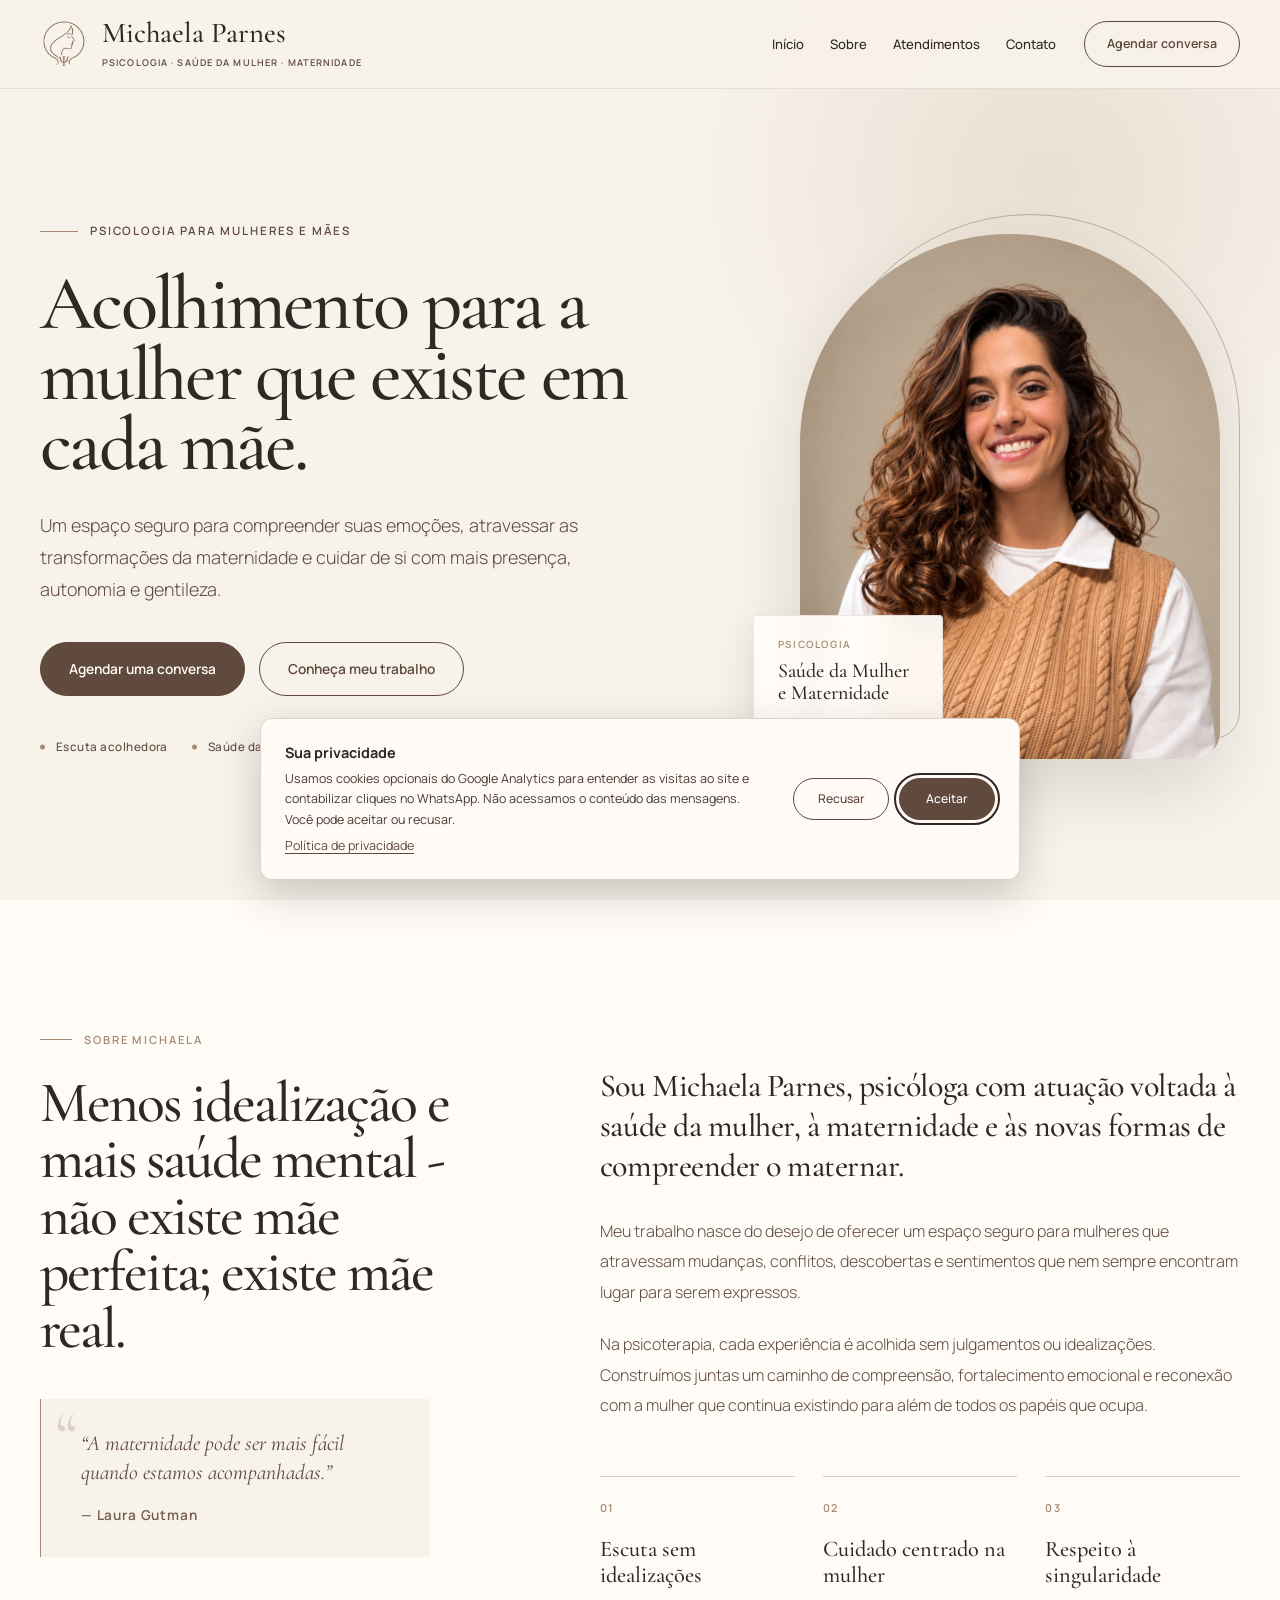
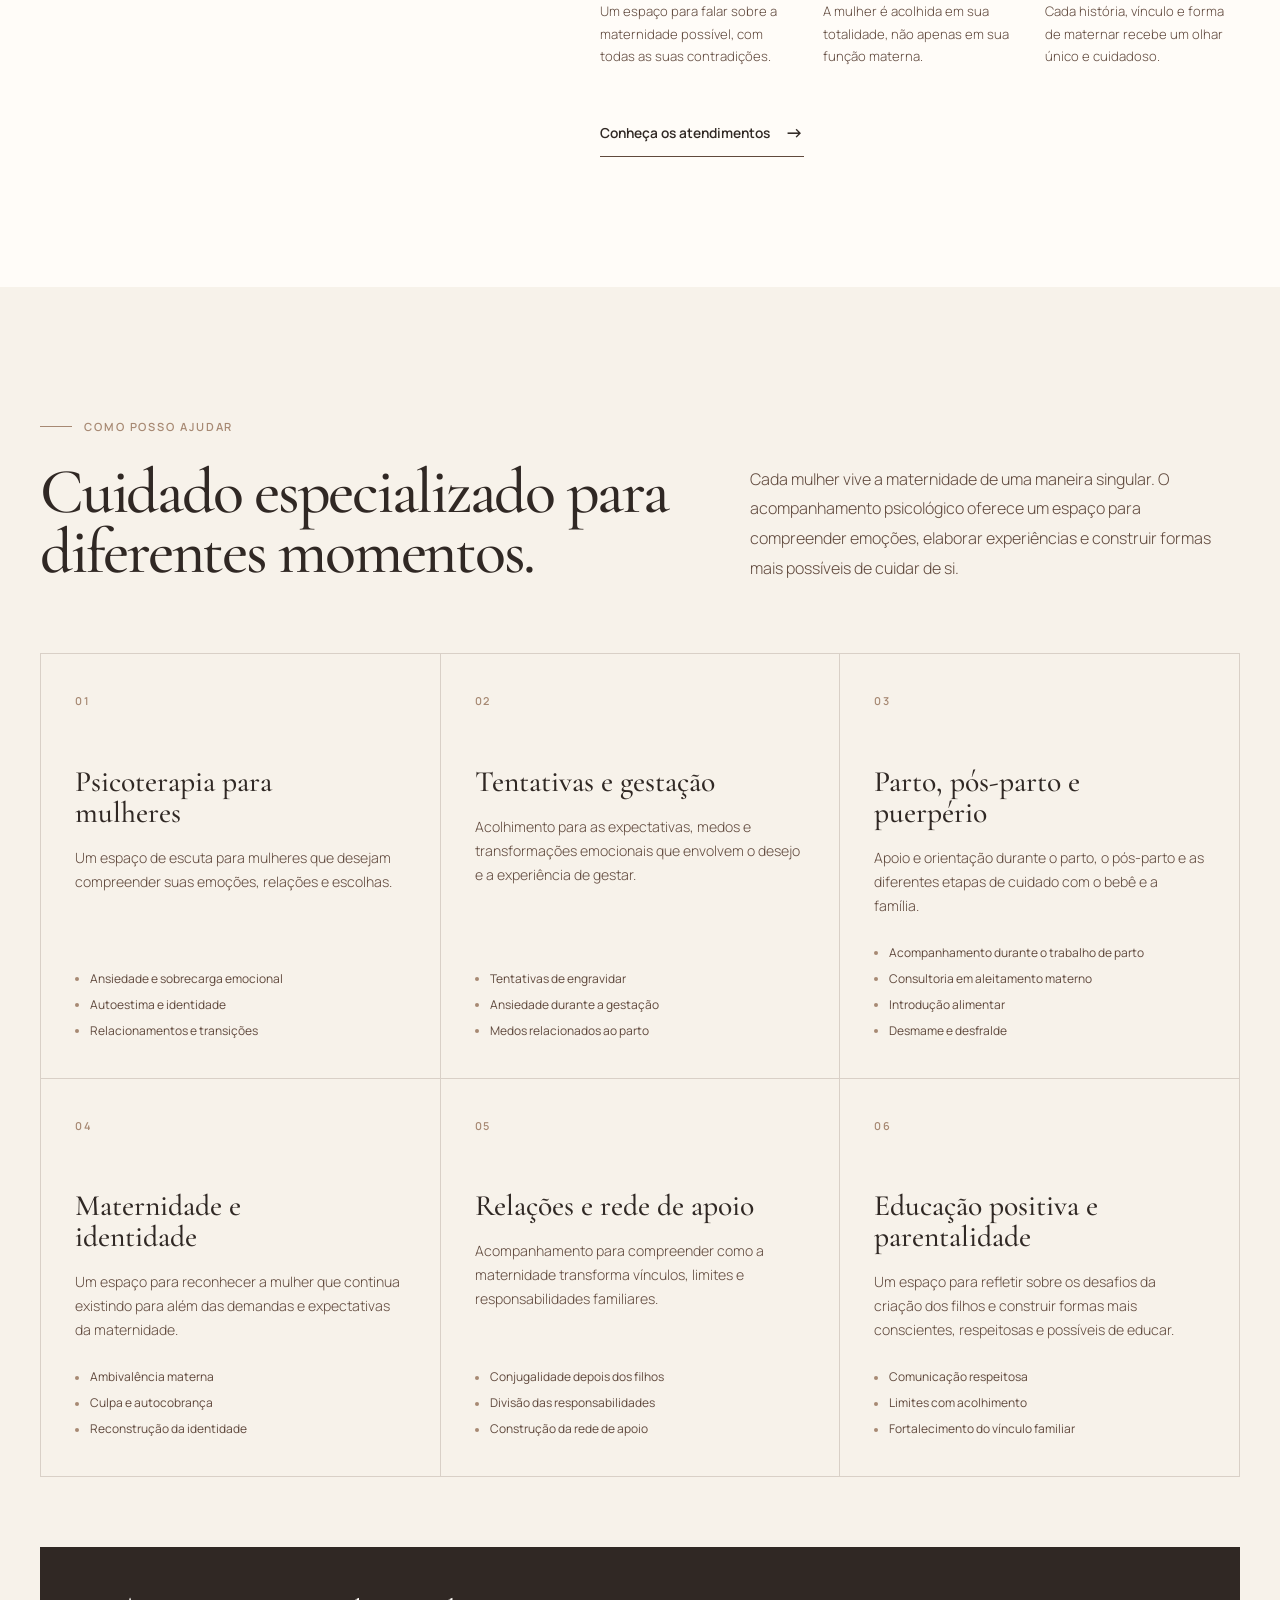
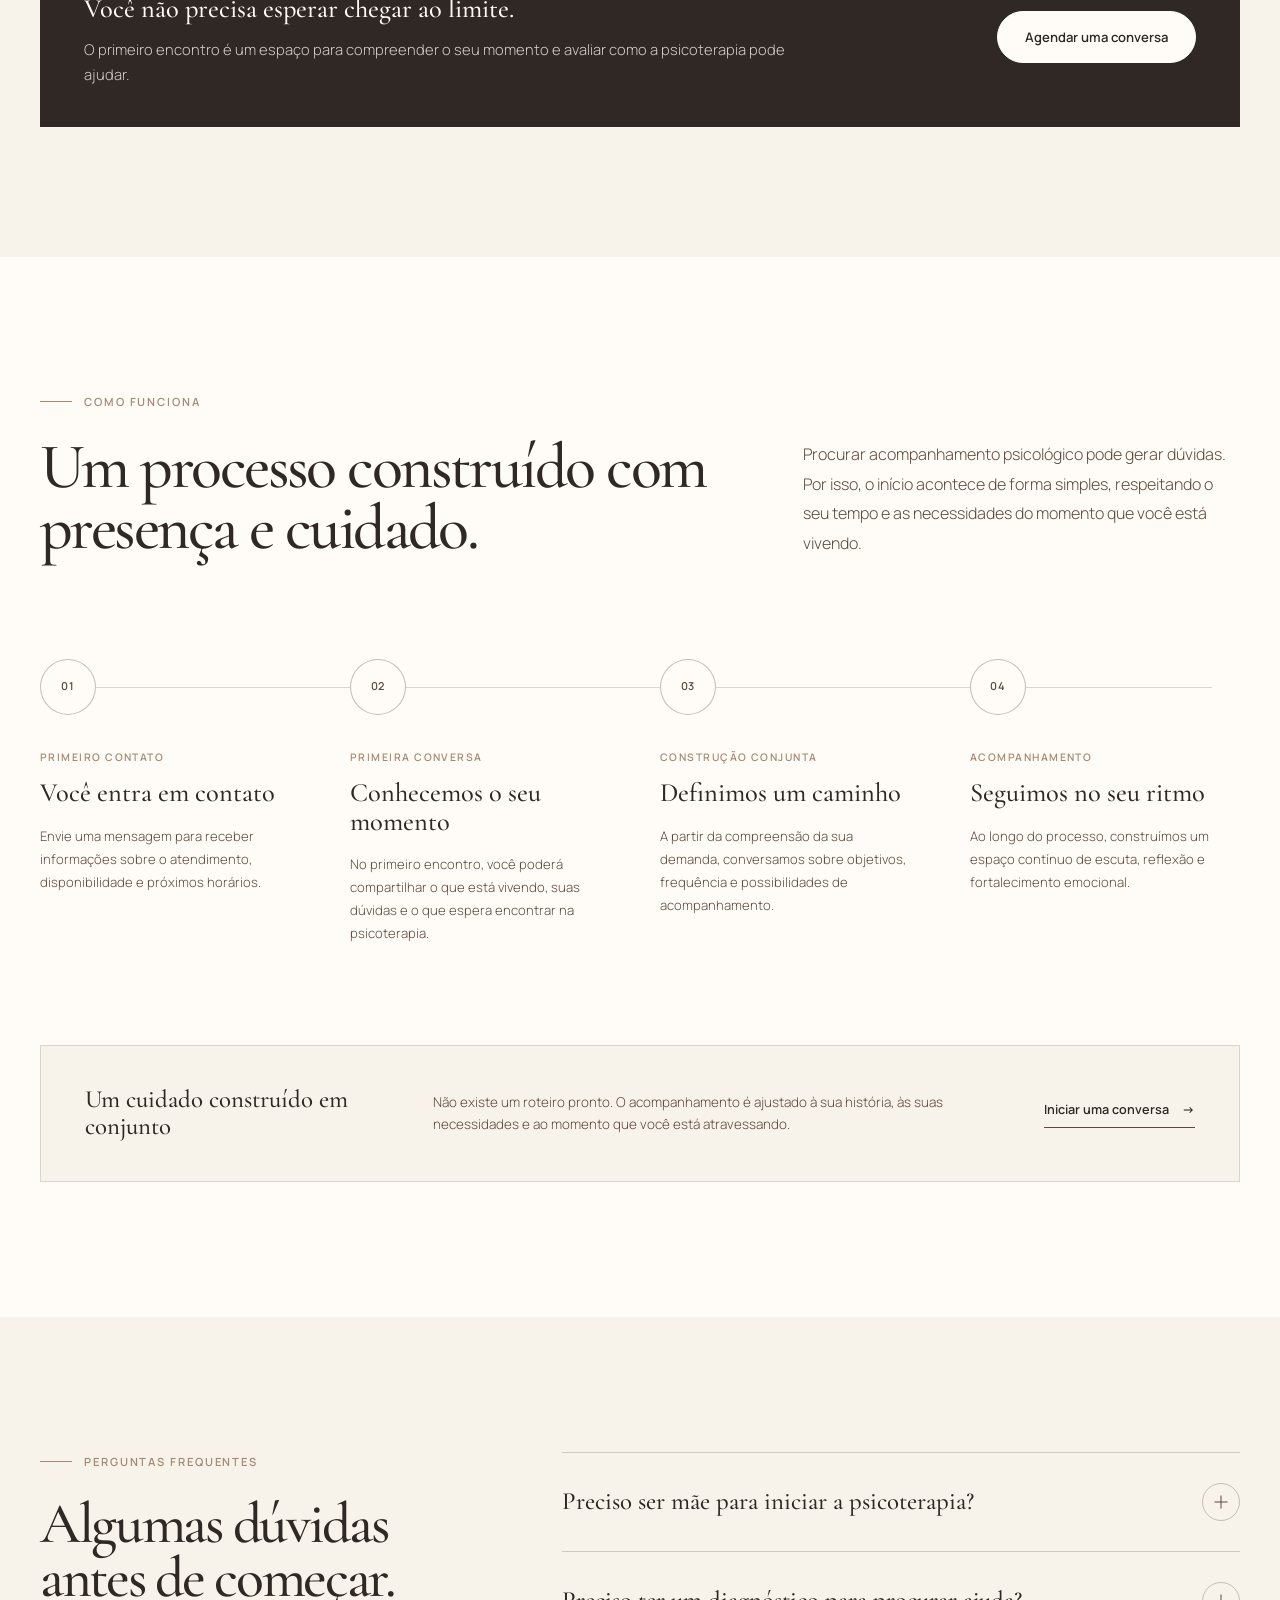
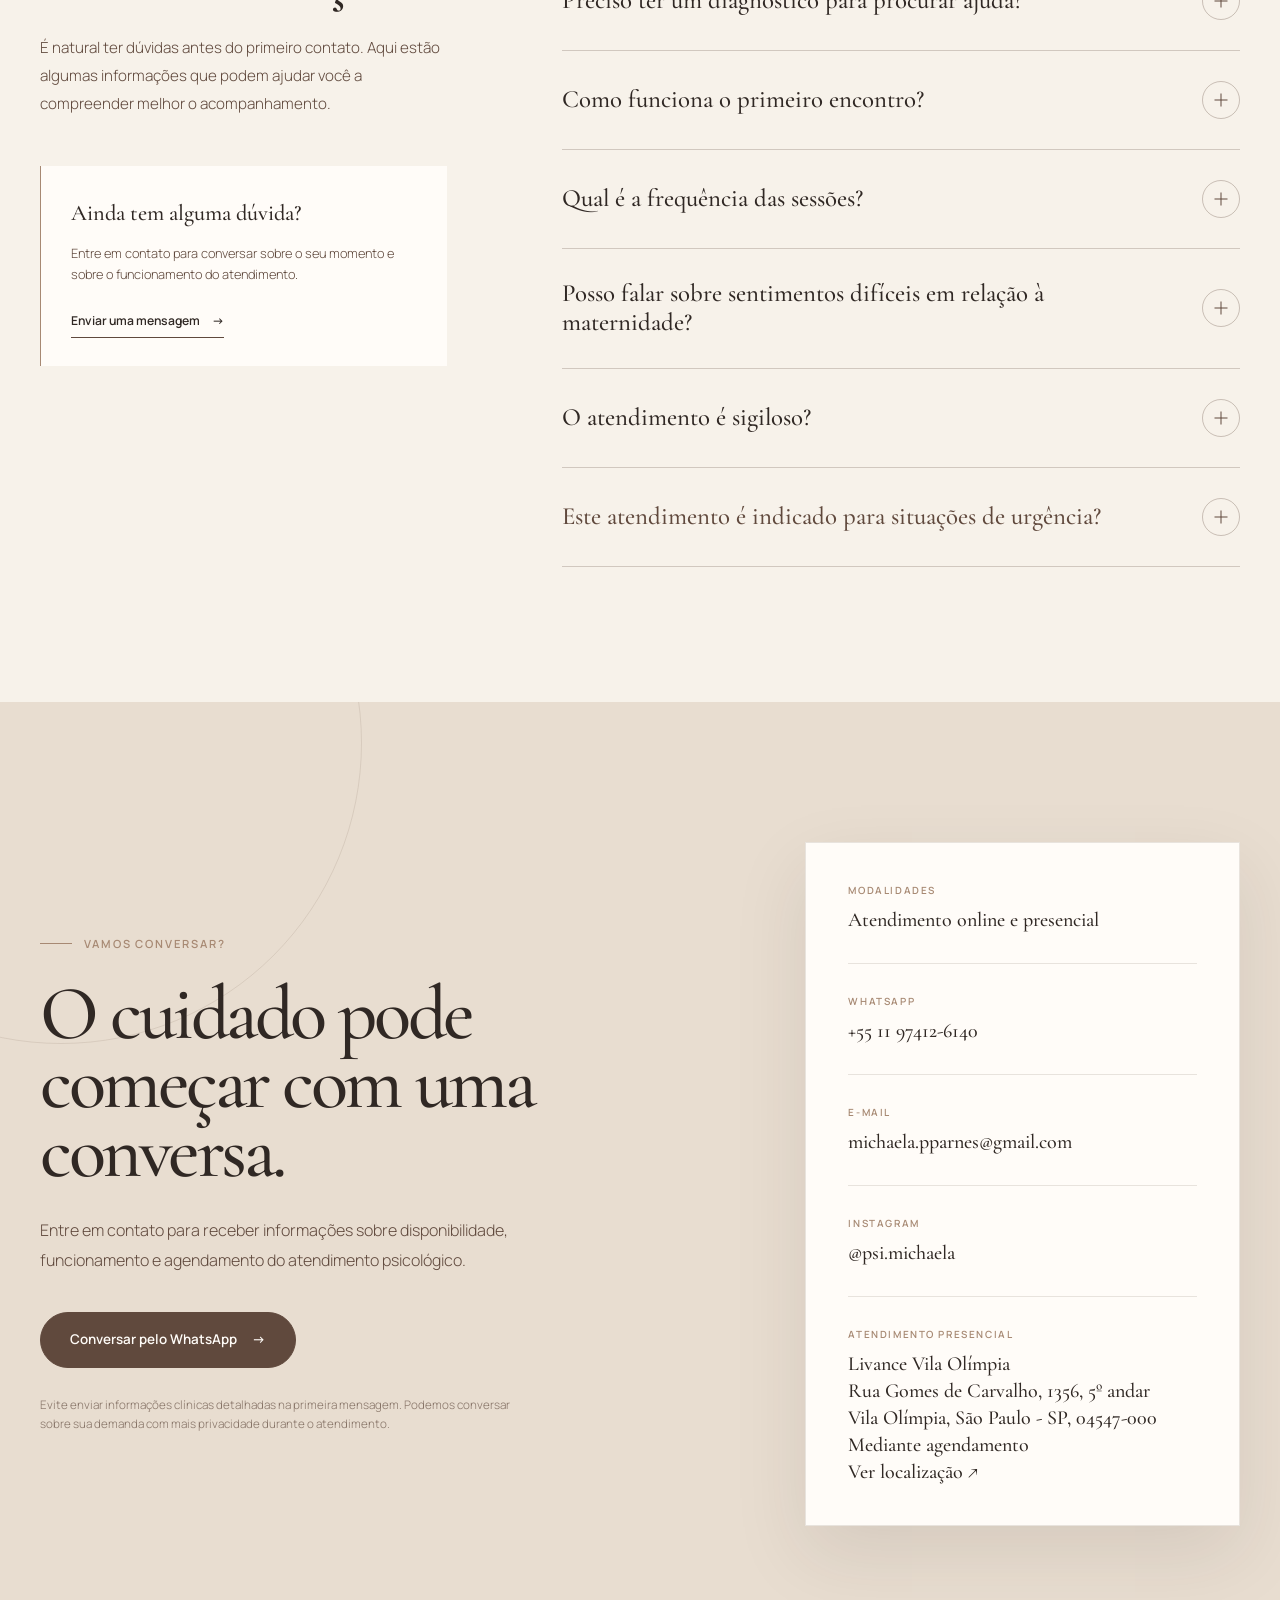
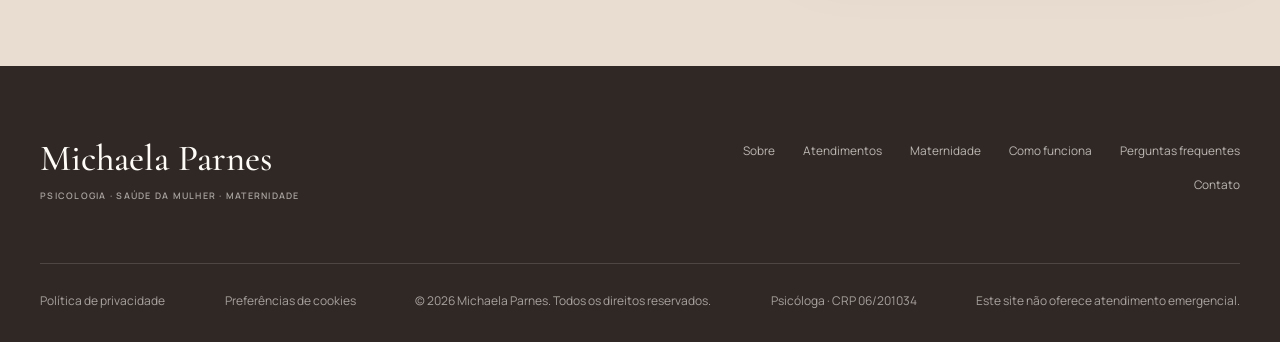
<file: index.html>
<!DOCTYPE html>
<html lang="pt-BR">

<head>
    <meta charset="UTF-8">

    <meta name="viewport" content="width=device-width, initial-scale=1.0">

    <title>
        Psicóloga na Vila Olímpia | Michaela Parnes
    </title>

    <meta name="description"
        content="Psicóloga perinatal para mulheres, gestantes e mães. Atendimento online e presencial na Livance Vila Olímpia, em São Paulo, mediante agendamento.">

    <meta name="author" content="Michaela Parnes">

    <meta name="robots" content="index, follow">

    <link rel="canonical" href="https://psimichaelaparnes.com.br/">

    <meta property="og:type" content="website">
    <meta property="og:locale" content="pt_BR">

    <meta property="og:title" content="Psicóloga na Vila Olímpia | Michaela Parnes">

    <meta property="og:description"
        content="Psicóloga perinatal para mulheres, gestantes e mães. Atendimento online e presencial na Livance Vila Olímpia, em São Paulo, mediante agendamento.">

    <meta property="og:url" content="https://psimichaelaparnes.com.br/">

    <meta name="theme-color" content="#60493d">

    <!-- Ícone da aba -->

    <link rel="icon" type="image/png" sizes="512x512" href="./assets/icones/favicon-v2.png?v=2">
    <link rel="apple-touch-icon" href="./assets/icones/favicon-v2.png?v=2">

    <!-- Fontes -->

    <link rel="preconnect" href="https://fonts.googleapis.com">

    <link rel="preconnect" href="https://fonts.gstatic.com" crossorigin>

    <link
        href="https://fonts.googleapis.com/css2?family=Cormorant+Garamond:wght@400;500;600&family=Manrope:wght@300;400;500;600&display=swap"
        rel="stylesheet">

    <!-- Estilos -->

    <link rel="stylesheet" href="css/style.css">

    <!-- Ajustes do rodapé e do painel de preferências de cookies -->

    <style>
        .rodape__final {
            display: grid;
            grid-template-columns: repeat(5, max-content);
            align-items: center;
            justify-content: space-between;
            gap: 24px;
            font-size: 0.75rem;
        }

        .rodape__legal {
            display: contents;
        }

        .rodape__final p,
        .rodape__link-legal,
        .rodape__cookies {
            margin: 0;
            padding: 0;
            color: rgba(255, 252, 248, 0.58);
            font-family: inherit;
            font-size: inherit;
            font-weight: 400;
            line-height: 1.5;
            white-space: nowrap;
        }

        .rodape__link-legal,
        .rodape__cookies {
            text-decoration: none;
            transition: color 0.3s, opacity 0.3s;
        }

        .rodape__cookies {
            display: inline-block;
            width: auto;
            border: 0;
            background: transparent;
            -webkit-appearance: none;
            appearance: none;
            -webkit-text-fill-color: currentColor;
            text-align: left;
            cursor: pointer;
        }

        .rodape__link-legal:hover,
        .rodape__cookies:hover {
            color: var(--cor-branco, #fffcf8);
        }

        .rodape__link-legal:focus-visible,
        .rodape__cookies:focus-visible {
            outline: 2px solid var(--cor-branco, #fffcf8);
            outline-offset: 4px;
        }

        .aviso-cookies[hidden] {
            display: none !important;
        }

        .aviso-cookies {
            position: fixed;
            right: 20px;
            bottom: 20px;
            left: 20px;
            z-index: 2000;
        }

        .aviso-cookies__conteudo {
            width: min(760px, 100%);
            margin: 0 auto;
            padding: 22px 24px;
            display: flex;
            align-items: center;
            justify-content: space-between;
            gap: 28px;
            border: 1px solid rgba(96, 73, 61, 0.22);
            border-radius: 12px;
            background: #fffaf6;
            box-shadow: 0 14px 42px rgba(47, 37, 32, 0.22);
        }

        .aviso-cookies__texto {
            color: #493a33;
            font-size: 0.78rem;
            line-height: 1.65;
        }

        .aviso-cookies__texto strong {
            display: block;
            margin-bottom: 4px;
            color: #302622;
            font-size: 0.9rem;
        }

        .aviso-cookies__texto p {
            margin: 0;
        }

        .aviso-cookies__texto a {
            display: inline-block;
            margin-top: 6px;
            color: #60493d;
            text-underline-offset: 3px;
        }

        .aviso-cookies__acoes {
            display: flex;
            flex-shrink: 0;
            align-items: center;
            gap: 10px;
        }

        .aviso-cookies__botao {
            min-width: 96px;
            padding: 10px 16px;
            border: 1px solid #60493d;
            border-radius: 999px;
            background: transparent;
            color: #60493d;
            font: inherit;
            font-size: 0.76rem;
            font-weight: 500;
            cursor: pointer;
            transition: background-color 0.3s, color 0.3s;
        }

        .aviso-cookies__botao--aceitar {
            background: #60493d;
            color: #ffffff;
        }

        .aviso-cookies__botao:hover {
            background: #49372f;
            color: #ffffff;
        }

        .aviso-cookies__botao:focus-visible {
            outline: 2px solid #302622;
            outline-offset: 3px;
        }

        @media (max-width: 1100px) {
            .rodape__final {
                grid-template-columns: repeat(2, max-content);
                justify-content: start;
                gap: 12px 32px;
            }
        }

        @media (max-width: 650px) {
            .rodape__final {
                grid-template-columns: 1fr;
                gap: 9px;
            }

            .rodape__final p,
            .rodape__link-legal,
            .rodape__cookies {
                white-space: normal;
            }

            .aviso-cookies {
                right: 12px;
                bottom: 12px;
                left: 12px;
            }

            .aviso-cookies__conteudo {
                padding: 20px;
                align-items: stretch;
                flex-direction: column;
                gap: 18px;
            }

            .aviso-cookies__acoes {
                width: 100%;
            }

            .aviso-cookies__botao {
                flex: 1;
            }
        }
    </style>

    <!-- Informações estruturadas para buscadores -->

    <script type="application/ld+json">
    {
        "@context": "https://schema.org",
        "@type": "ProfessionalService",
        "name": "Michaela Parnes Psicologia",
        "url": "https://psimichaelaparnes.com.br/",
        "description": "Atendimento psicológico online e presencial para mulheres, gestantes e mães, com foco em saúde da mulher e maternidade.",
        "telephone": "+55 11 97412-6140",
        "email": "michaela.pparnes@gmail.com",
        "location": {
            "@type": "Place",
            "name": "Livance Vila Olímpia",
            "address": {
                "@type": "PostalAddress",
                "streetAddress": "Rua Gomes de Carvalho, 1356, 5º andar",
                "addressLocality": "São Paulo",
                "addressRegion": "SP",
                "postalCode": "04547-000",
                "addressCountry": "BR"
            },
            "hasMap": "https://www.google.com/maps/search/?api=1&query=Livance%20Vila%20Ol%C3%ADmpia%2C%20Rua%20Gomes%20de%20Carvalho%2C%201356%2C%20S%C3%A3o%20Paulo"
        },
        "areaServed": {
            "@type": "City",
            "name": "São Paulo"
        },
        "sameAs": [
            "https://www.instagram.com/psi.michaela/"
        ],
        "knowsAbout": [
            "Psicoterapia para mulheres",
            "Psicologia e maternidade",
            "Saúde mental materna",
            "Atendimento psicológico online",
            "Atendimento psicológico presencial"
        ]
    }
    </script>
</head>

<body>
    <a class="pular-conteudo" href="#conteudo-principal">
        Pular para o conteúdo principal
    </a>

    <!-- =========================
         CABEÇALHO
    ========================== -->

    <header class="cabecalho">
        <div class="cabecalho__container">

            <a class="marca" href="#inicio" aria-label="Ir para o início">
                <img class="marca__logo" src="assets/icones/favicon-v2.png" alt="" aria-hidden="true">

                <span class="marca__textos">
                    <span class="marca__nome">
                        Michaela Parnes
                    </span>

                    <span class="marca__descricao">
                        Psicologia · Saúde da Mulher · Maternidade
                    </span>
                </span>
            </a>

            <button class="menu-toggle" type="button" aria-label="Abrir menu" aria-controls="menu-principal"
                aria-expanded="false">
                <span></span>
                <span></span>
                <span></span>
            </button>

            <nav class="menu-principal" id="menu-principal" aria-label="Navegação principal">
                <ul>
                    <li>
                        <a href="#inicio">Início</a>
                    </li>

                    <li>
                        <a href="#sobre">Sobre</a>
                    </li>

                    <li>
                        <a href="#atendimentos">Atendimentos</a>
                    </li>



                    <li>
                        <a href="#contato">Contato</a>
                    </li>
                </ul>

                <a class="botao-agendar" href="#contato">
                    Agendar conversa
                </a>
            </nav>

        </div>
    </header>

    <!-- =========================
         CONTEÚDO PRINCIPAL
    ========================== -->

    <main id="conteudo-principal">

        <section class="inicio" id="inicio">

            <div class="inicio__container">

                <!-- Conteúdo textual -->

                <div class="inicio__conteudo">

                    <span class="inicio__especialidade">
                        Psicologia para mulheres e mães
                    </span>

                    <h1>
                        Acolhimento para a mulher que existe em cada mãe.
                    </h1>

                    <p class="inicio__texto">
                        Um espaço seguro para compreender suas emoções,
                        atravessar as transformações da maternidade e cuidar
                        de si com mais presença, autonomia e gentileza.
                    </p>

                    <div class="inicio__acoes">

                        <a class="botao-principal"
                            href="https://wa.me/5511974126140?text=Ol%C3%A1%2C%20Michaela%21%20Gostaria%20de%20agendar%20uma%20conversa%20e%20saber%20mais%20sobre%20os%20atendimentos."
                            target="_blank" rel="noopener noreferrer">
                            Agendar uma conversa
                        </a>

                        <a class="botao-secundario" href="#sobre">
                            Conheça meu trabalho
                        </a>

                    </div>

                    <div class="inicio__detalhes">

                        <span>Escuta acolhedora</span>

                        <span>Saúde da mulher</span>

                        <span>Maternidade</span>

                    </div>

                </div>

                <!-- Fotografia -->

                <div class="inicio__visual">

                    <div class="inicio__imagem-container">

                        <img src="assets/imagens/michaela-principal.png" alt="Michaela Parnes, psicóloga" width="840"
                            height="1050" fetchpriority="high" decoding="async">

                    </div>

                    <div class="inicio__cartao">
                        <span>Psicologia</span>

                        <p>
                            Saúde da Mulher<br>
                            e Maternidade
                        </p>
                    </div>

                </div>

            </div>

        </section>

        <!-- =========================
         SOBRE MICHAELA
    ========================== -->

        <section class="sobre" id="sobre">

            <div class="sobre__container">

                <div class="sobre__introducao">

                    <span class="secao__etiqueta">
                        Sobre Michaela
                    </span>

                    <h2>
                        Menos idealização e mais saúde mental - não existe mãe perfeita; existe mãe real.
                    </h2>

                    <div class="sobre__manifesto">

                        <span aria-hidden="true">“</span>

                        <p>
                            “A maternidade pode ser mais fácil quando estamos acompanhadas.”
                        </p>

                        <cite class="citacao__autora">
                            — Laura Gutman
                        </cite>

                    </div>

                </div>

                <div class="sobre__conteudo">

                    <p class="sobre__destaque">
                        Sou Michaela Parnes, psicóloga com atuação voltada
                        à saúde da mulher, à maternidade e às novas formas
                        de compreender o maternar.
                    </p>

                    <p>
                        Meu trabalho nasce do desejo de oferecer um espaço
                        seguro para mulheres que atravessam mudanças,
                        conflitos, descobertas e sentimentos que nem sempre
                        encontram lugar para serem expressos.
                    </p>

                    <p>
                        Na psicoterapia, cada experiência é acolhida sem
                        julgamentos ou idealizações. Construímos juntas um
                        caminho de compreensão, fortalecimento emocional e
                        reconexão com a mulher que continua existindo para
                        além de todos os papéis que ocupa.
                    </p>

                    <div class="sobre__pilares">

                        <article class="sobre__pilar">

                            <span>01</span>

                            <h3>
                                Escuta sem idealizações
                            </h3>

                            <p>
                                Um espaço para falar sobre a maternidade
                                possível, com todas as suas contradições.
                            </p>

                        </article>

                        <article class="sobre__pilar">

                            <span>02</span>

                            <h3>
                                Cuidado centrado na mulher
                            </h3>

                            <p>
                                A mulher é acolhida em sua totalidade, não
                                apenas em sua função materna.
                            </p>

                        </article>

                        <article class="sobre__pilar">

                            <span>03</span>

                            <h3>
                                Respeito à singularidade
                            </h3>

                            <p>
                                Cada história, vínculo e forma de maternar
                                recebe um olhar único e cuidadoso.
                            </p>

                        </article>

                    </div>

                    <a class="sobre__link" href="#atendimentos">
                        Conheça os atendimentos

                        <span aria-hidden="true">→</span>
                    </a>

                </div>

            </div>

        </section>

        <!-- =========================
         ATENDIMENTOS
    ========================== -->

        <section class="atendimentos" id="atendimentos">

            <div class="atendimentos__container">

                <div class="atendimentos__cabecalho">

                    <div>
                        <span class="secao__etiqueta">
                            Como posso ajudar
                        </span>

                        <h2>
                            Cuidado especializado para diferentes momentos.
                        </h2>
                    </div>

                    <p>
                        Cada mulher vive a maternidade de uma maneira singular.
                        O acompanhamento psicológico oferece um espaço para
                        compreender emoções, elaborar experiências e construir
                        formas mais possíveis de cuidar de si.
                    </p>

                </div>

                <div class="atendimentos__grade">

                    <!-- Atendimento 1 -->

                    <article class="atendimento-card">

                        <span class="atendimento-card__numero">
                            01
                        </span>

                        <h3>
                            Psicoterapia para mulheres
                        </h3>

                        <p>
                            Um espaço de escuta para mulheres que desejam
                            compreender suas emoções, relações e escolhas.
                        </p>

                        <ul>
                            <li>Ansiedade e sobrecarga emocional</li>
                            <li>Autoestima e identidade</li>
                            <li>Relacionamentos e transições</li>
                        </ul>

                    </article>

                    <!-- Atendimento 2 -->

                    <article class="atendimento-card">

                        <span class="atendimento-card__numero">
                            02
                        </span>

                        <h3>
                            Tentativas e gestação
                        </h3>

                        <p>
                            Acolhimento para as expectativas, medos e
                            transformações emocionais que envolvem o
                            desejo e a experiência de gestar.
                        </p>

                        <ul>
                            <li>Tentativas de engravidar</li>
                            <li>Ansiedade durante a gestação</li>
                            <li>Medos relacionados ao parto</li>
                        </ul>

                    </article>

                    <!-- Atendimento 3 -->

                    <article class="atendimento-card">

                        <span class="atendimento-card__numero">
                            03
                        </span>

                        <h3>
                            Parto, pós-parto e puerpério
                        </h3>

                        <p>
                            Apoio e orientação durante o parto, o pós-parto
                            e as diferentes etapas de cuidado com o bebê
                            e a família.
                        </p>

                        <ul>
                            <li>Acompanhamento durante o trabalho de parto</li>
                            <li>Consultoria em aleitamento materno</li>
                            <li>Introdução alimentar</li>
                            <li>Desmame e desfralde</li>
                        </ul>

                    </article>

                    <!-- Atendimento 4 -->

                    <article class="atendimento-card">

                        <span class="atendimento-card__numero">
                            04
                        </span>

                        <h3>
                            Maternidade e identidade
                        </h3>

                        <p>
                            Um espaço para reconhecer a mulher que continua
                            existindo para além das demandas e expectativas
                            da maternidade.
                        </p>

                        <ul>
                            <li>Ambivalência materna</li>
                            <li>Culpa e autocobrança</li>
                            <li>Reconstrução da identidade</li>
                        </ul>

                    </article>

                    <!-- Atendimento 5 -->

                    <article class="atendimento-card">

                        <span class="atendimento-card__numero">
                            05
                        </span>

                        <h3>
                            Relações e rede de apoio
                        </h3>

                        <p>
                            Acompanhamento para compreender como a
                            maternidade transforma vínculos, limites
                            e responsabilidades familiares.
                        </p>

                        <ul>
                            <li>Conjugalidade depois dos filhos</li>
                            <li>Divisão das responsabilidades</li>
                            <li>Construção da rede de apoio</li>
                        </ul>

                    </article>

                    <!-- Atendimento 6 -->

                    <article class="atendimento-card">

                        <span class="atendimento-card__numero">
                            06
                        </span>

                        <h3>
                            Educação positiva e parentalidade
                        </h3>

                        <p>
                            Um espaço para refletir sobre os desafios da criação
                            dos filhos e construir formas mais conscientes,
                            respeitosas e possíveis de educar.
                        </p>

                        <ul>
                            <li>Comunicação respeitosa</li>
                            <li>Limites com acolhimento</li>
                            <li>Fortalecimento do vínculo familiar</li>
                        </ul>

                    </article>

                </div>

                <div class="atendimentos__chamada">

                    <p>
                        <strong>
                            Você não precisa esperar chegar ao limite.
                        </strong>

                        O primeiro encontro é um espaço para compreender
                        o seu momento e avaliar como a psicoterapia pode ajudar.
                    </p>

                    <a class="botao-claro"
                        href="https://wa.me/5511974126140?text=Ol%C3%A1%2C%20Michaela%21%20Gostaria%20de%20agendar%20uma%20conversa%20e%20saber%20mais%20sobre%20os%20atendimentos."
                        target="_blank" rel="noopener noreferrer">
                        Agendar uma conversa
                    </a>

                </div>

            </div>

        </section>

        <!-- =========================
         MATERNIDADE
    ========================== -->



        <!-- =========================
         COMO FUNCIONA
    ========================== -->

        <section class="processo" id="como-funciona" aria-labelledby="titulo-processo">

            <div class="processo__container">

                <div class="processo__cabecalho">

                    <div>

                        <span class="secao__etiqueta">
                            Como funciona
                        </span>

                        <h2 id="titulo-processo">
                            Um processo construído com presença e cuidado.
                        </h2>

                    </div>

                    <p>
                        Procurar acompanhamento psicológico pode gerar dúvidas.
                        Por isso, o início acontece de forma simples, respeitando
                        o seu tempo e as necessidades do momento que você está
                        vivendo.
                    </p>

                </div>

                <ol class="processo__etapas">

                    <!-- Etapa 1 -->

                    <li class="processo__etapa">

                        <span class="processo__marcador">
                            01
                        </span>

                        <div class="processo__conteudo">

                            <span class="processo__nome-etapa">
                                Primeiro contato
                            </span>

                            <h3>
                                Você entra em contato
                            </h3>

                            <p>
                                Envie uma mensagem para receber informações
                                sobre o atendimento, disponibilidade e
                                próximos horários.
                            </p>

                        </div>

                    </li>

                    <!-- Etapa 2 -->

                    <li class="processo__etapa">

                        <span class="processo__marcador">
                            02
                        </span>

                        <div class="processo__conteudo">

                            <span class="processo__nome-etapa">
                                Primeira conversa
                            </span>

                            <h3>
                                Conhecemos o seu momento
                            </h3>

                            <p>
                                No primeiro encontro, você poderá compartilhar
                                o que está vivendo, suas dúvidas e o que espera
                                encontrar na psicoterapia.
                            </p>

                        </div>

                    </li>

                    <!-- Etapa 3 -->

                    <li class="processo__etapa">

                        <span class="processo__marcador">
                            03
                        </span>

                        <div class="processo__conteudo">

                            <span class="processo__nome-etapa">
                                Construção conjunta
                            </span>

                            <h3>
                                Definimos um caminho
                            </h3>

                            <p>
                                A partir da compreensão da sua demanda,
                                conversamos sobre objetivos, frequência e
                                possibilidades de acompanhamento.
                            </p>

                        </div>

                    </li>

                    <!-- Etapa 4 -->

                    <li class="processo__etapa">

                        <span class="processo__marcador">
                            04
                        </span>

                        <div class="processo__conteudo">

                            <span class="processo__nome-etapa">
                                Acompanhamento
                            </span>

                            <h3>
                                Seguimos no seu ritmo
                            </h3>

                            <p>
                                Ao longo do processo, construímos um espaço
                                contínuo de escuta, reflexão e fortalecimento
                                emocional.
                            </p>

                        </div>

                    </li>

                </ol>

                <div class="processo__nota">

                    <span>
                        Um cuidado construído em conjunto
                    </span>

                    <p>
                        Não existe um roteiro pronto. O acompanhamento é
                        ajustado à sua história, às suas necessidades e ao
                        momento que você está atravessando.
                    </p>

                    <a href="#contato">
                        Iniciar uma conversa

                        <span aria-hidden="true">→</span>
                    </a>

                </div>

            </div>

        </section>

        <!-- =========================
         PERGUNTAS FREQUENTES
    ========================== -->

        <section class="faq" id="perguntas" aria-labelledby="titulo-faq">

            <div class="faq__container">

                <div class="faq__introducao">

                    <span class="secao__etiqueta">
                        Perguntas frequentes
                    </span>

                    <h2 id="titulo-faq">
                        Algumas dúvidas antes de começar.
                    </h2>

                    <p>
                        É natural ter dúvidas antes do primeiro contato.
                        Aqui estão algumas informações que podem ajudar
                        você a compreender melhor o acompanhamento.
                    </p>

                    <div class="faq__ajuda">

                        <span>
                            Ainda tem alguma dúvida?
                        </span>

                        <p>
                            Entre em contato para conversar sobre o seu
                            momento e sobre o funcionamento do atendimento.
                        </p>

                        <a href="#contato">
                            Enviar uma mensagem

                            <span aria-hidden="true">→</span>
                        </a>

                    </div>

                </div>

                <div class="faq__lista">

                    <!-- Pergunta 1 -->

                    <article class="faq__item">

                        <h3>
                            <button class="faq__pergunta" type="button" id="pergunta-1" aria-expanded="false"
                                aria-controls="resposta-1">
                                <span>
                                    Preciso ser mãe para iniciar a psicoterapia?
                                </span>

                                <span class="faq__icone" aria-hidden="true"></span>
                            </button>
                        </h3>

                        <div class="faq__resposta" id="resposta-1" role="region" aria-labelledby="pergunta-1"
                            aria-hidden="true">
                            <div class="faq__resposta-interna">
                                <p>
                                    Não. O atendimento também acolhe mulheres
                                    que estão tentando engravidar, gestantes,
                                    mulheres que decidiram não ter filhos ou
                                    que desejam cuidar de outras questões da
                                    vida emocional.
                                </p>
                            </div>
                        </div>

                    </article>

                    <!-- Pergunta 2 -->

                    <article class="faq__item">

                        <h3>
                            <button class="faq__pergunta" type="button" id="pergunta-2" aria-expanded="false"
                                aria-controls="resposta-2">
                                <span>
                                    Preciso ter um diagnóstico para procurar ajuda?
                                </span>

                                <span class="faq__icone" aria-hidden="true"></span>
                            </button>
                        </h3>

                        <div class="faq__resposta" id="resposta-2" role="region" aria-labelledby="pergunta-2"
                            aria-hidden="true">
                            <div class="faq__resposta-interna">
                                <p>
                                    Não. Você pode buscar psicoterapia sempre
                                    que sentir necessidade de compreender suas
                                    emoções, atravessar uma mudança ou encontrar
                                    um espaço seguro de escuta.
                                </p>
                            </div>
                        </div>

                    </article>

                    <!-- Pergunta 3 -->

                    <article class="faq__item">

                        <h3>
                            <button class="faq__pergunta" type="button" id="pergunta-3" aria-expanded="false"
                                aria-controls="resposta-3">
                                <span>
                                    Como funciona o primeiro encontro?
                                </span>

                                <span class="faq__icone" aria-hidden="true"></span>
                            </button>
                        </h3>

                        <div class="faq__resposta" id="resposta-3" role="region" aria-labelledby="pergunta-3"
                            aria-hidden="true">
                            <div class="faq__resposta-interna">
                                <p>
                                    O primeiro encontro é um momento para
                                    conhecer sua história, compreender o que
                                    motivou a busca pela psicoterapia e conversar
                                    sobre suas expectativas para o acompanhamento.
                                </p>
                            </div>
                        </div>

                    </article>

                    <!-- Pergunta 4 -->

                    <article class="faq__item">

                        <h3>
                            <button class="faq__pergunta" type="button" id="pergunta-4" aria-expanded="false"
                                aria-controls="resposta-4">
                                <span>
                                    Qual é a frequência das sessões?
                                </span>

                                <span class="faq__icone" aria-hidden="true"></span>
                            </button>
                        </h3>

                        <div class="faq__resposta" id="resposta-4" role="region" aria-labelledby="pergunta-4"
                            aria-hidden="true">
                            <div class="faq__resposta-interna">
                                <p>
                                    A frequência é definida em conjunto,
                                    considerando sua demanda, seus objetivos
                                    e as necessidades observadas durante o
                                    acompanhamento.
                                </p>
                            </div>
                        </div>

                    </article>

                    <!-- Pergunta 5 -->

                    <article class="faq__item">

                        <h3>
                            <button class="faq__pergunta" type="button" id="pergunta-5" aria-expanded="false"
                                aria-controls="resposta-5">
                                <span>
                                    Posso falar sobre sentimentos difíceis em relação à maternidade?
                                </span>

                                <span class="faq__icone" aria-hidden="true"></span>
                            </button>
                        </h3>

                        <div class="faq__resposta" id="resposta-5" role="region" aria-labelledby="pergunta-5"
                            aria-hidden="true">
                            <div class="faq__resposta-interna">
                                <p>
                                    Sim. Culpa, raiva, cansaço, ambivalência,
                                    arrependimento, solidão e desejo de autonomia
                                    podem ser acolhidos sem julgamentos ou
                                    idealizações.
                                </p>
                            </div>
                        </div>

                    </article>

                    <!-- Pergunta 6 -->

                    <article class="faq__item">

                        <h3>
                            <button class="faq__pergunta" type="button" id="pergunta-6" aria-expanded="false"
                                aria-controls="resposta-6">
                                <span>
                                    O atendimento é sigiloso?
                                </span>

                                <span class="faq__icone" aria-hidden="true"></span>
                            </button>
                        </h3>

                        <div class="faq__resposta" id="resposta-6" role="region" aria-labelledby="pergunta-6"
                            aria-hidden="true">
                            <div class="faq__resposta-interna">
                                <p>
                                    Sim. O sigilo é um princípio fundamental
                                    do atendimento psicológico e segue as
                                    orientações éticas e profissionais da
                                    Psicologia.
                                </p>
                            </div>
                        </div>

                    </article>

                    <!-- Pergunta 7 -->

                    <article class="faq__item faq__item--urgencia">

                        <h3>
                            <button class="faq__pergunta" type="button" id="pergunta-7" aria-expanded="false"
                                aria-controls="resposta-7">
                                <span>
                                    Este atendimento é indicado para situações de urgência?
                                </span>

                                <span class="faq__icone" aria-hidden="true"></span>
                            </button>
                        </h3>

                        <div class="faq__resposta" id="resposta-7" role="region" aria-labelledby="pergunta-7"
                            aria-hidden="true">
                            <div class="faq__resposta-interna">
                                <p>
                                    O site e as mensagens não funcionam como
                                    serviço emergencial. Em caso de risco imediato,
                                    procure o serviço de emergência mais próximo
                                    ou ligue para o SAMU pelo 192. Para apoio
                                    emocional, o CVV atende gratuitamente pelo 188.
                                </p>
                            </div>
                        </div>

                    </article>

                </div>

            </div>

        </section>

        <!-- =========================
         CONTATO
    ========================== -->

        <section class="contato" id="contato" aria-labelledby="titulo-contato">

            <div class="contato__container">

                <div class="contato__introducao">

                    <span class="secao__etiqueta">
                        Vamos conversar?
                    </span>

                    <h2 id="titulo-contato">
                        O cuidado pode começar com uma conversa.
                    </h2>

                    <p>
                        Entre em contato para receber informações sobre
                        disponibilidade, funcionamento e agendamento do
                        atendimento psicológico.
                    </p>

                    <a class="contato__botao"
                        href="https://wa.me/5511974126140?text=Ol%C3%A1%2C%20Michaela.%20Encontrei%20seu%20site%20e%20gostaria%20de%20receber%20informa%C3%A7%C3%B5es%20sobre%20o%20atendimento."
                        target="_blank" rel="noopener noreferrer">
                        Conversar pelo WhatsApp

                        <span aria-hidden="true">→</span>
                    </a>

                    <p class="contato__orientacao">
                        Evite enviar informações clínicas detalhadas na
                        primeira mensagem. Podemos conversar sobre sua demanda
                        com mais privacidade durante o atendimento.
                    </p>

                </div>

                <div class="contato__cartao">

                    <div class="contato__item">

                        <span class="contato__rotulo">
                            Modalidades
                        </span>

                        <p>
                            Atendimento online e presencial
                        </p>

                    </div>

                    <div class="contato__item">

                        <span class="contato__rotulo">
                            WhatsApp
                        </span>

                        <a href="https://wa.me/5511974126140?text=Ol%C3%A1%2C%20Michaela.%20Encontrei%20seu%20site%20e%20gostaria%20de%20receber%20informa%C3%A7%C3%B5es%20sobre%20o%20atendimento."
                            target="_blank" rel="noopener noreferrer">
                            +55 11 97412-6140
                        </a>

                    </div>

                    <div class="contato__item">

                        <span class="contato__rotulo">
                            E-mail
                        </span>

                        <a href="mailto:michaela.pparnes@gmail.com">
                            michaela.pparnes@gmail.com
                        </a>

                    </div>

                    <div class="contato__item">

                        <span class="contato__rotulo">
                            Instagram
                        </span>

                        <a href="https://www.instagram.com/psi.michaela/" target="_blank" rel="noopener noreferrer">
                            @psi.michaela
                        </a>

                    </div>

                    <div class="contato__item contato__item--endereco">

                        <span class="contato__rotulo">
                            Atendimento presencial
                        </span>

                        <address>
                            Livance Vila Olímpia<br>
                            Rua Gomes de Carvalho, 1356, 5º andar<br>
                            Vila Olímpia, São Paulo - SP, 04547-000<br>
                            Mediante agendamento
                        </address>

                        <a class="contato__link"
                            href="https://www.google.com/maps/search/?api=1&amp;query=Livance%20Vila%20Ol%C3%ADmpia%2C%20Rua%20Gomes%20de%20Carvalho%2C%201356%2C%20S%C3%A3o%20Paulo"
                            target="_blank" rel="noopener noreferrer"
                            aria-label="Ver localização da Livance Vila Olímpia no Google Maps">
                            Ver localização
                            <span aria-hidden="true">↗</span>
                        </a>

                    </div>

                </div>

            </div>

        </section>

    </main>

    <!-- =========================
     RODAPÉ
========================== -->

    <footer class="rodape">

        <div class="rodape__container">

            <div class="rodape__principal">

                <a class="rodape__marca" href="#inicio" aria-label="Voltar ao início">
                    <span>
                        Michaela Parnes
                    </span>

                    <small>
                        Psicologia · Saúde da Mulher · Maternidade
                    </small>
                </a>

                <nav class="rodape__navegacao" aria-label="Navegação do rodapé">
                    <a href="#sobre">Sobre</a>
                    <a href="#atendimentos">Atendimentos</a>
                    <a href="#maternidade">Maternidade</a>
                    <a href="#como-funciona">Como funciona</a>
                    <a href="#perguntas">Perguntas frequentes</a>
                    <a href="#contato">Contato</a>
                </nav>

            </div>

            <div class="rodape__divisoria"></div>

            <div class="rodape__final">

                <a class="rodape__link-legal" href="privacidade.html">
                    Política de privacidade
                </a>

                <button class="rodape__cookies" type="button" data-cookie-configurar>
                    Preferências de cookies
                </button>

                <p>
                    © <span id="ano-atual"></span> Michaela Parnes.
                    Todos os direitos reservados.
                </p>

                <p>
                    Psicóloga · CRP 06/201034
                </p>

                <p>
                    Este site não oferece atendimento emergencial.
                </p>

            </div>

        </div>

    </footer>

    <script src="js/script.js"></script>
    <div class="aviso-cookies" id="aviso-cookies" role="dialog" aria-labelledby="titulo-cookies" hidden>
        <div class="aviso-cookies__conteudo">

            <div class="aviso-cookies__texto">

                <strong id="titulo-cookies">
                    Sua privacidade
                </strong>

                <p>
                    Usamos cookies opcionais do Google Analytics
                    para entender as visitas ao site e contabilizar
                    cliques no WhatsApp. Não acessamos o conteúdo
                    das mensagens. Você pode aceitar ou recusar.
                </p>

                <a href="./privacidade.html">
                    Política de privacidade
                </a>

            </div>

            <div class="aviso-cookies__acoes">

                <button class="aviso-cookies__botao
                       aviso-cookies__botao--recusar" type="button" data-cookie-recusar>
                    Recusar
                </button>

                <button class="aviso-cookies__botao
                       aviso-cookies__botao--aceitar" type="button" data-cookie-aceitar>
                    Aceitar
                </button>

            </div>

        </div>
    </div>

    <script>
        (() => {
            "use strict";

            const measurementId = "G-CKJEM9NY26";
            const consentKey = "michaela_cookie_consent_v1";
            const banner = document.querySelector("#aviso-cookies");
            const acceptButton = document.querySelector("[data-cookie-aceitar]");
            const rejectButton = document.querySelector("[data-cookie-recusar]");
            const settingsButton = document.querySelector("[data-cookie-configurar]");

            window.dataLayer = window.dataLayer || [];
            window.gtag = window.gtag || function () {
                window.dataLayer.push(arguments);
            };

            window.gtag("consent", "default", {
                analytics_storage: "denied",
                ad_storage: "denied",
                ad_user_data: "denied",
                ad_personalization: "denied",
                wait_for_update: 500
            });

            let analyticsLoaded = false;

            const readConsent = () => {
                try {
                    return window.localStorage.getItem(consentKey);
                } catch {
                    return null;
                }
            };

            const saveConsent = (value) => {
                try {
                    window.localStorage.setItem(consentKey, value);
                } catch {
                    // O site continua funcionando mesmo se o armazenamento estiver bloqueado.
                }
            };

            const loadAnalytics = () => {
                if (analyticsLoaded || document.querySelector("script[data-google-analytics]")) {
                    return;
                }

                analyticsLoaded = true;

                const googleScript = document.createElement("script");
                googleScript.async = true;
                googleScript.src = `https://www.googletagmanager.com/gtag/js?id=${measurementId}`;
                googleScript.dataset.googleAnalytics = "true";
                document.head.appendChild(googleScript);

                window.gtag("js", new Date());
                window.gtag("config", measurementId);
            };

            const grantAnalytics = () => {
                window.gtag("consent", "update", {
                    analytics_storage: "granted"
                });
                loadAnalytics();
            };

            const denyAnalytics = () => {
                window.gtag("consent", "update", {
                    analytics_storage: "denied"
                });
            };

            const showBanner = () => {
                if (!banner) {
                    return;
                }

                banner.hidden = false;
                window.setTimeout(() => acceptButton?.focus(), 0);
            };

            const hideBanner = () => {
                if (banner) {
                    banner.hidden = true;
                }
            };

            acceptButton?.addEventListener("click", () => {
                saveConsent("accepted");
                grantAnalytics();
                hideBanner();
            });

            rejectButton?.addEventListener("click", () => {
                saveConsent("rejected");
                denyAnalytics();
                hideBanner();
            });

            settingsButton?.addEventListener("click", showBanner);

            document.addEventListener("click", (event) => {
                const whatsappLink = event.target.closest(
                    'a[href*="wa.me"], a[href*="api.whatsapp.com"], a[href*="whatsapp.com"]'
                );

                if (!whatsappLink || readConsent() !== "accepted") {
                    return;
                }

                window.gtag("event", "generate_lead", {
                    method: "whatsapp",
                    link_text: whatsappLink.textContent.trim(),
                    transport_type: "beacon"
                });
            });

            const savedConsent = readConsent();

            if (savedConsent === "accepted") {
                grantAnalytics();
                hideBanner();
            } else if (savedConsent === "rejected") {
                denyAnalytics();
                hideBanner();
            } else {
                showBanner();
            }
        })();
    </script>
</body>

</html>
</file>
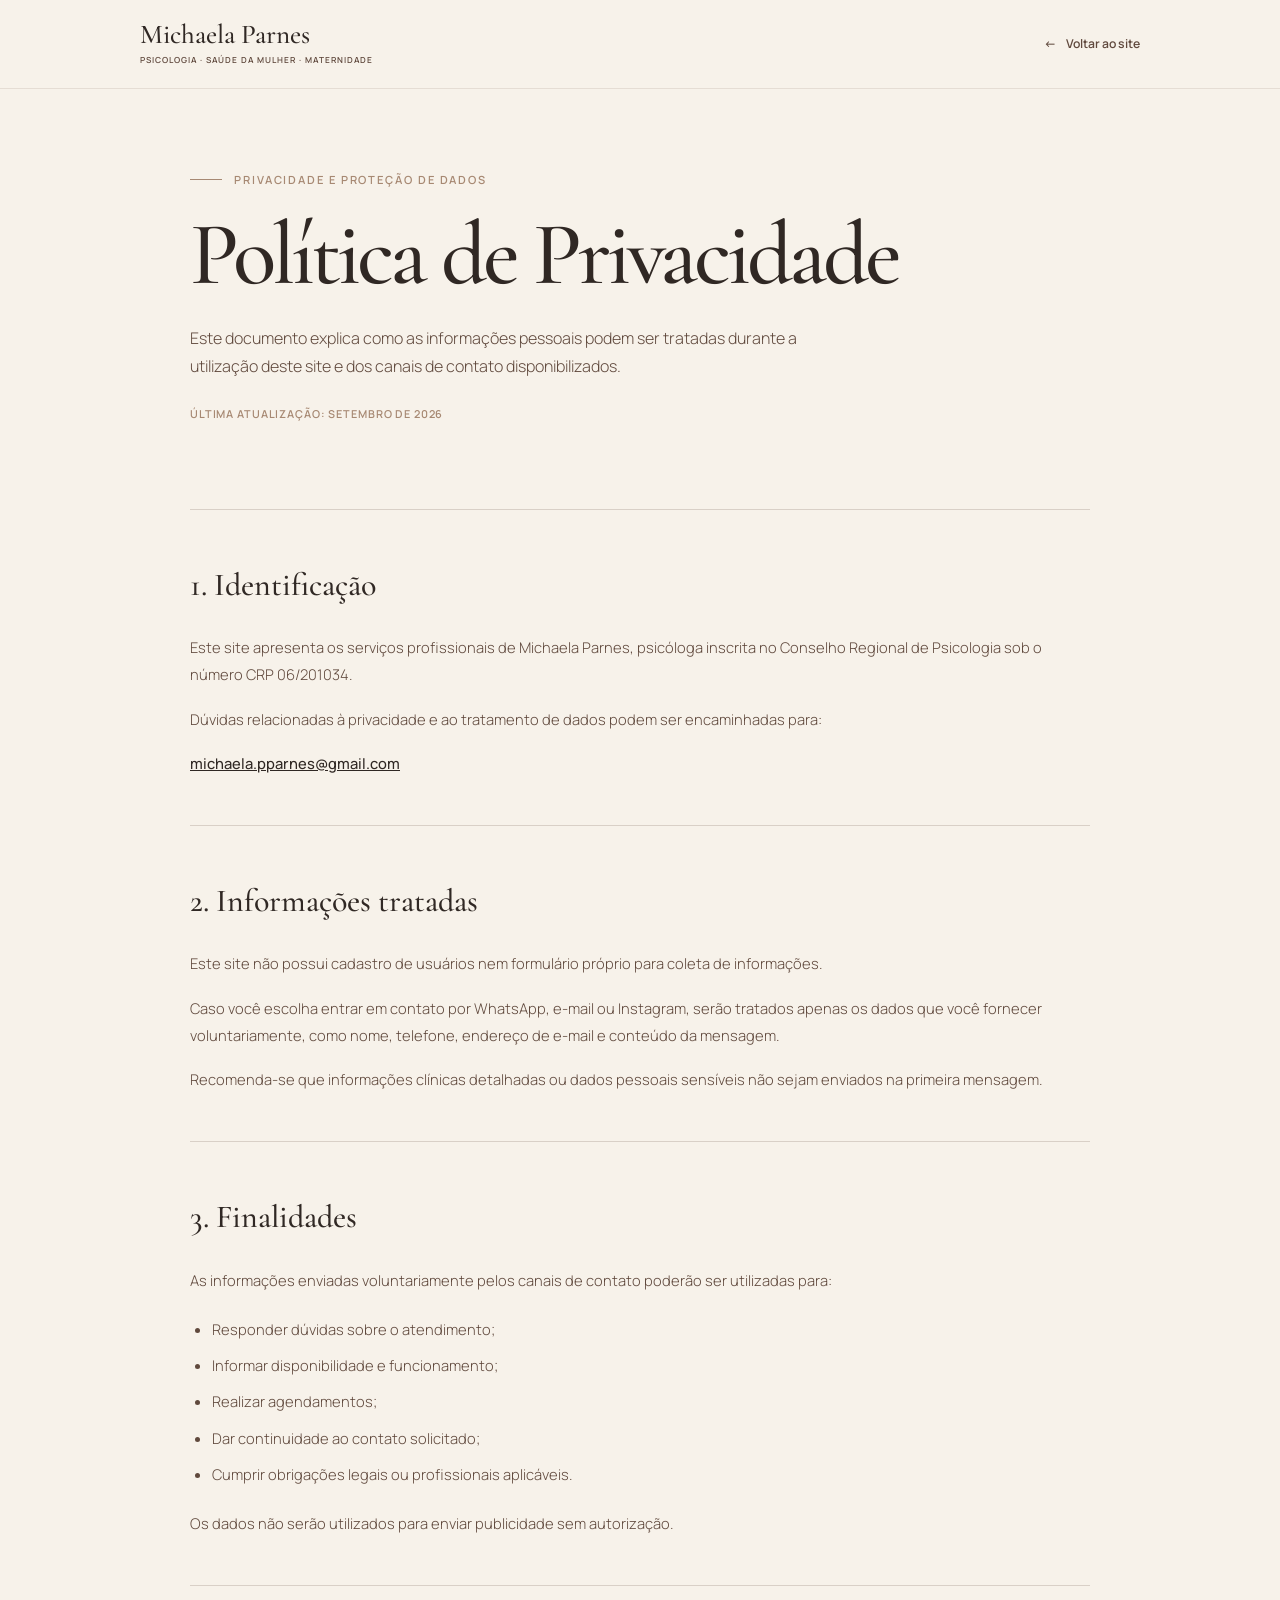
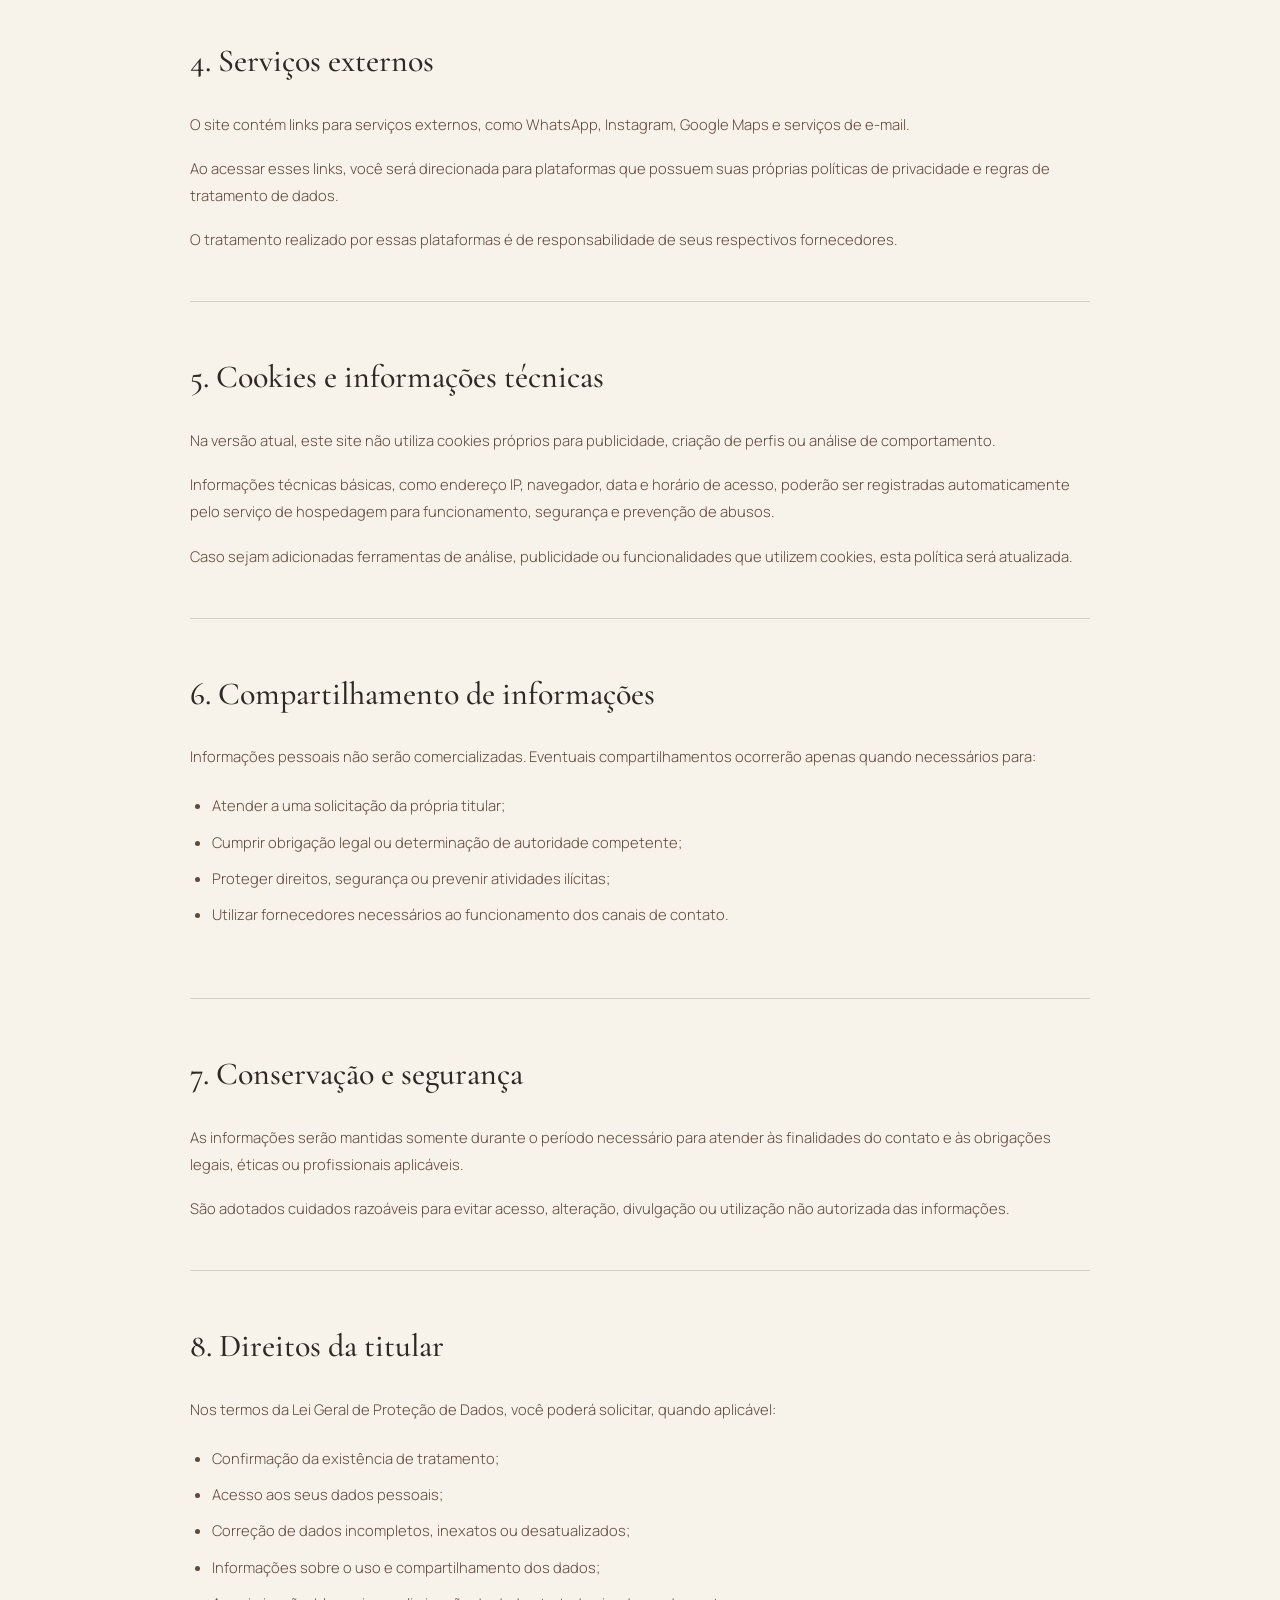
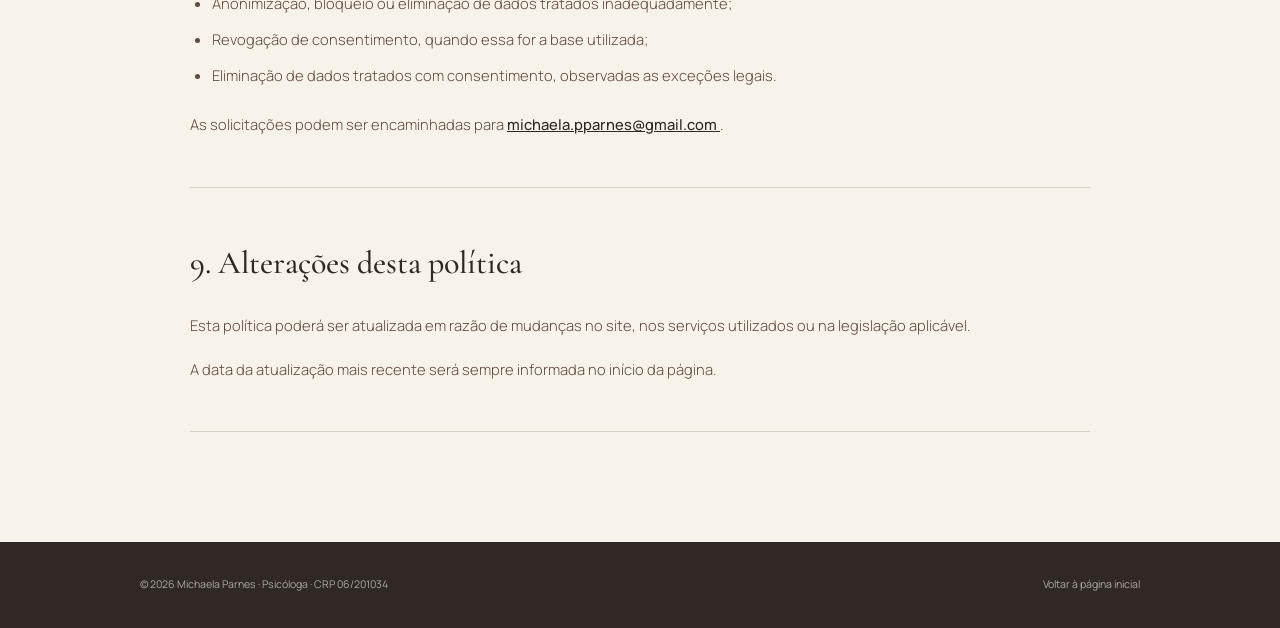
<file: privacidade.html>
<!DOCTYPE html>
<html lang="pt-BR">

<head>
    <meta charset="UTF-8">

    <meta name="viewport" content="width=device-width, initial-scale=1.0">

    <meta name="description" content="Política de privacidade do site da psicóloga Michaela Parnes.">

    <meta name="robots" content="index, follow">

    <title>Política de Privacidade | Michaela Parnes</title>
    <meta name="theme-color" content="#60493d">

    <link rel="icon" type="image/png" href="assets/icones/favicon.png">

    <link rel="apple-touch-icon" href="assets/icones/favicon.png">

    <link rel="preconnect" href="https://fonts.googleapis.com">

    <link rel="preconnect" href="https://fonts.gstatic.com" crossorigin>

    <link
        href="https://fonts.googleapis.com/css2?family=Cormorant+Garamond:wght@400;500;600&family=Manrope:wght@300;400;500;600&display=swap"
        rel="stylesheet">

    <link rel="stylesheet" href="css/style.css">
</head>

<body class="pagina-legal">
    <a class="pular-conteudo" href="#conteudo-principal">
        Pular para o conteúdo principal
    </a>

    <header class="legal-topo">

        <div class="legal-topo__container">

            <a class="legal-topo__marca" href="index.html" aria-label="Voltar para a página inicial">
                <span>Michaela Parnes</span>

                <small>
                    Psicologia · Saúde da Mulher · Maternidade
                </small>
            </a>

            <a class="legal-topo__voltar" href="index.html">
                <span aria-hidden="true">←</span>

                Voltar ao site
            </a>

        </div>

    </header>

    <main class="legal-conteudo" id="conteudo-principal">

        <div class="legal-conteudo__cabecalho">

            <span class="secao__etiqueta">
                Privacidade e proteção de dados
            </span>

            <h1>
                Política de Privacidade
            </h1>

            <p>
                Este documento explica como as informações pessoais
                podem ser tratadas durante a utilização deste site e
                dos canais de contato disponibilizados.
            </p>

            <span class="legal-conteudo__atualizacao">
                Última atualização: setembro de 2026
            </span>

        </div>

        <div class="legal-texto">

            <section>

                <h2>
                    1. Identificação
                </h2>

                <p>
                    Este site apresenta os serviços profissionais de
                    Michaela Parnes, psicóloga inscrita no Conselho
                    Regional de Psicologia sob o número CRP 06/201034.
                </p>

                <p>
                    Dúvidas relacionadas à privacidade e ao tratamento
                    de dados podem ser encaminhadas para:
                </p>

                <p>
                    <a href="mailto:michaela.pparnes@gmail.com">
                        michaela.pparnes@gmail.com
                    </a>
                </p>

            </section>

            <section>

                <h2>
                    2. Informações tratadas
                </h2>

                <p>
                    Este site não possui cadastro de usuários nem
                    formulário próprio para coleta de informações.
                </p>

                <p>
                    Caso você escolha entrar em contato por WhatsApp,
                    e-mail ou Instagram, serão tratados apenas os dados
                    que você fornecer voluntariamente, como nome,
                    telefone, endereço de e-mail e conteúdo da mensagem.
                </p>

                <p>
                    Recomenda-se que informações clínicas detalhadas ou
                    dados pessoais sensíveis não sejam enviados na
                    primeira mensagem.
                </p>

            </section>

            <section>

                <h2>
                    3. Finalidades
                </h2>

                <p>
                    As informações enviadas voluntariamente pelos canais
                    de contato poderão ser utilizadas para:
                </p>

                <ul>
                    <li>Responder dúvidas sobre o atendimento;</li>
                    <li>Informar disponibilidade e funcionamento;</li>
                    <li>Realizar agendamentos;</li>
                    <li>Dar continuidade ao contato solicitado;</li>
                    <li>Cumprir obrigações legais ou profissionais aplicáveis.</li>
                </ul>

                <p>
                    Os dados não serão utilizados para enviar publicidade
                    sem autorização.
                </p>

            </section>

            <section>

                <h2>
                    4. Serviços externos
                </h2>

                <p>
                    O site contém links para serviços externos, como
                    WhatsApp, Instagram, Google Maps e serviços de e-mail.
                </p>

                <p>
                    Ao acessar esses links, você será direcionada para
                    plataformas que possuem suas próprias políticas de
                    privacidade e regras de tratamento de dados.
                </p>

                <p>
                    O tratamento realizado por essas plataformas é de
                    responsabilidade de seus respectivos fornecedores.
                </p>

            </section>

            <section>

                <h2>
                    5. Cookies e informações técnicas
                </h2>

                <p>
                    Na versão atual, este site não utiliza cookies próprios
                    para publicidade, criação de perfis ou análise de
                    comportamento.
                </p>

                <p>
                    Informações técnicas básicas, como endereço IP,
                    navegador, data e horário de acesso, poderão ser
                    registradas automaticamente pelo serviço de hospedagem
                    para funcionamento, segurança e prevenção de abusos.
                </p>

                <p>
                    Caso sejam adicionadas ferramentas de análise,
                    publicidade ou funcionalidades que utilizem cookies,
                    esta política será atualizada.
                </p>

            </section>

            <section>

                <h2>
                    6. Compartilhamento de informações
                </h2>

                <p>
                    Informações pessoais não serão comercializadas.
                    Eventuais compartilhamentos ocorrerão apenas quando
                    necessários para:
                </p>

                <ul>
                    <li>Atender a uma solicitação da própria titular;</li>
                    <li>Cumprir obrigação legal ou determinação de autoridade competente;</li>
                    <li>Proteger direitos, segurança ou prevenir atividades ilícitas;</li>
                    <li>Utilizar fornecedores necessários ao funcionamento dos canais de contato.</li>
                </ul>

            </section>

            <section>

                <h2>
                    7. Conservação e segurança
                </h2>

                <p>
                    As informações serão mantidas somente durante o
                    período necessário para atender às finalidades do
                    contato e às obrigações legais, éticas ou profissionais
                    aplicáveis.
                </p>

                <p>
                    São adotados cuidados razoáveis para evitar acesso,
                    alteração, divulgação ou utilização não autorizada
                    das informações.
                </p>

            </section>

            <section>

                <h2>
                    8. Direitos da titular
                </h2>

                <p>
                    Nos termos da Lei Geral de Proteção de Dados, você
                    poderá solicitar, quando aplicável:
                </p>

                <ul>
                    <li>Confirmação da existência de tratamento;</li>
                    <li>Acesso aos seus dados pessoais;</li>
                    <li>Correção de dados incompletos, inexatos ou desatualizados;</li>
                    <li>Informações sobre o uso e compartilhamento dos dados;</li>
                    <li>Anonimização, bloqueio ou eliminação de dados tratados inadequadamente;</li>
                    <li>Revogação de consentimento, quando essa for a base utilizada;</li>
                    <li>Eliminação de dados tratados com consentimento, observadas as exceções legais.</li>
                </ul>

                <p>
                    As solicitações podem ser encaminhadas para
                    <a href="mailto:michaela.pparnes@gmail.com">
                        michaela.pparnes@gmail.com
                    </a>.
                </p>

            </section>

            <section>

                <h2>
                    9. Alterações desta política
                </h2>

                <p>
                    Esta política poderá ser atualizada em razão de
                    mudanças no site, nos serviços utilizados ou na
                    legislação aplicável.
                </p>

                <p>
                    A data da atualização mais recente será sempre
                    informada no início da página.
                </p>

            </section>

        </div>

    </main>

    <footer class="legal-rodape">

        <div class="legal-rodape__container">

            <p>
                © 2026 Michaela Parnes · Psicóloga · CRP 06/201034
            </p>

            <a href="index.html">
                Voltar à página inicial
            </a>

        </div>

    </footer>

</body>

</html>
</file>
<file: css/style.css>
/* ==============================
   VARIÁVEIS E PALETA DE CORES
============================== */

:root {
    --cor-fundo: #f7f2ea;
    --cor-superficie: #e8ddd0;
    --cor-marrom: #60493d;
    --cor-marrom-escuro: #302824;
    --cor-destaque: #a78973;
    --cor-branco: #fffcf8;

    --fonte-titulo: "Cormorant Garamond", serif;
    --fonte-texto: "Manrope", sans-serif;
}

/* ==============================
   CONFIGURAÇÕES GERAIS
============================== */

* {
    margin: 0;
    padding: 0;
    box-sizing: border-box;
}

html {
    scroll-behavior: smooth;
}

body {
    background-color: var(--cor-fundo);
    color: var(--cor-marrom-escuro);
    font-family: var(--fonte-texto);
    font-size: 1rem;
    line-height: 1.7;
}

/* ==============================
   CABEÇALHO
============================== */

.cabecalho {
    position: fixed;
    z-index: 1000;
    top: 0;
    left: 0;

    width: 100%;

    border-bottom: 1px solid rgba(96, 73, 61, 0.12);

    background-color: rgba(247, 242, 234, 0.94);
    backdrop-filter: blur(12px);
    -webkit-backdrop-filter: blur(12px);
}

.cabecalho__container {
    width: min(1200px, calc(100% - 48px));
    min-height: 88px;
    margin: 0 auto;

    display: flex;
    align-items: center;
    justify-content: space-between;
    gap: 36px;
}

/* Marca textual */

.marca {
    display: flex;
    flex-direction: column;
    flex-shrink: 0;

    color: var(--cor-marrom-escuro);
    text-decoration: none;
}

.marca__nome {
    font-family: var(--fonte-titulo);
    font-size: 1.8rem;
    font-weight: 500;
    line-height: 1;
}

.marca__descricao {
    margin-top: 5px;

    color: var(--cor-marrom);
    font-size: 0.58rem;
    font-weight: 600;
    letter-spacing: 0.12em;
    line-height: 1.4;
    text-transform: uppercase;
}

/* Navegação */

.menu-principal {
    display: flex;
    align-items: center;
    gap: 28px;
}

.menu-principal ul {
    display: flex;
    align-items: center;
    gap: 26px;

    list-style: none;
}

.menu-principal ul a {
    position: relative;

    color: var(--cor-marrom-escuro);
    font-size: 0.82rem;
    font-weight: 500;
    text-decoration: none;

    transition: color 0.3s ease;
}

.menu-principal ul a::after {
    position: absolute;
    bottom: -7px;
    left: 0;

    width: 0;
    height: 1px;

    background-color: var(--cor-marrom);

    content: "";
    transition: width 0.3s ease;
}

.menu-principal ul a:hover {
    color: var(--cor-marrom);
}

.menu-principal ul a:hover::after {
    width: 100%;
}

/* Botão do cabeçalho */

.botao-agendar {
    display: inline-flex;
    align-items: center;
    justify-content: center;

    min-height: 44px;
    padding: 11px 22px;

    border: 1px solid var(--cor-marrom);
    border-radius: 100px;

    background-color: transparent;
    color: var(--cor-marrom);

    font-size: 0.78rem;
    font-weight: 600;
    text-decoration: none;

    transition:
        background-color 0.3s ease,
        color 0.3s ease,
        transform 0.3s ease;
}

.botao-agendar:hover {
    background-color: var(--cor-marrom);
    color: var(--cor-branco);
    transform: translateY(-2px);
}

/* Botão do menu mobile */

.menu-toggle {
    display: none;

    width: 46px;
    height: 46px;
    padding: 0;

    border: 1px solid rgba(96, 73, 61, 0.2);
    border-radius: 50%;

    background-color: transparent;
    cursor: pointer;
}

.menu-toggle span {
    display: block;

    width: 19px;
    height: 1px;
    margin: 5px auto;

    background-color: var(--cor-marrom-escuro);

    transition:
        transform 0.3s ease,
        opacity 0.3s ease;
}

/* Acessibilidade pelo teclado */

a:focus-visible,
button:focus-visible {
    outline: 2px solid var(--cor-destaque);
    outline-offset: 4px;
}

/* ==============================
   PRIMEIRA TELA
============================== */

.inicio {
    position: relative;
    isolation: isolate;

    min-height: 100vh;
    padding: 150px 24px 80px;

    display: flex;
    align-items: center;

    overflow: hidden;
}

/* Mancha suave de fundo */

.inicio::before {
    position: absolute;
    z-index: -1;
    top: -20%;
    right: -10%;

    width: 720px;
    height: 720px;
    border-radius: 50%;

    background:
        radial-gradient(circle,
            rgba(232, 221, 208, 0.9) 0%,
            rgba(232, 221, 208, 0) 70%);

    content: "";
    pointer-events: none;
}

.inicio__container {
    width: min(1200px, 100%);
    margin: 0 auto;

    display: grid;
    grid-template-columns: minmax(0, 1.1fr) minmax(320px, 0.8fr);
    align-items: center;
    gap: clamp(60px, 8vw, 120px);
}

/* Conteúdo textual */

.inicio__conteudo {
    max-width: 680px;
}

.inicio__especialidade {
    display: inline-flex;
    align-items: center;
    gap: 12px;

    margin-bottom: 28px;

    color: var(--cor-marrom);
    font-size: 0.72rem;
    font-weight: 600;
    letter-spacing: 0.16em;
    text-transform: uppercase;
}

.inicio__especialidade::before {
    width: 38px;
    height: 1px;

    background-color: var(--cor-destaque);

    content: "";
}

.inicio h1 {
    max-width: 720px;
    margin-bottom: 28px;

    color: var(--cor-marrom-escuro);
    font-family: var(--fonte-titulo);
    font-size: clamp(3.7rem, 6vw, 6.4rem);
    font-weight: 500;
    letter-spacing: -0.035em;
    line-height: 0.92;
}

.inicio__texto {
    max-width: 600px;
    margin-bottom: 36px;

    color: var(--cor-marrom);
    font-size: clamp(1rem, 1.5vw, 1.12rem);
    font-weight: 300;
    line-height: 1.8;
}

/* Botões */

.inicio__acoes {
    display: flex;
    align-items: center;
    flex-wrap: wrap;
    gap: 14px;
}

.botao-principal,
.botao-secundario {
    display: inline-flex;
    align-items: center;
    justify-content: center;

    min-height: 54px;
    padding: 14px 28px;

    border: 1px solid var(--cor-marrom);
    border-radius: 100px;

    font-size: 0.86rem;
    font-weight: 600;
    text-decoration: none;

    transition:
        background-color 0.3s ease,
        color 0.3s ease,
        transform 0.3s ease;
}

.botao-principal {
    background-color: var(--cor-marrom);
    color: var(--cor-branco);
}

.botao-principal:hover {
    background-color: var(--cor-marrom-escuro);
    border-color: var(--cor-marrom-escuro);
    transform: translateY(-2px);
}

.botao-secundario {
    background-color: transparent;
    color: var(--cor-marrom);
}

.botao-secundario:hover {
    background-color: var(--cor-superficie);
    transform: translateY(-2px);
}

/* Pequenos indicadores */

.inicio__detalhes {
    margin-top: 42px;

    display: flex;
    align-items: center;
    flex-wrap: wrap;
    gap: 12px 24px;
}

.inicio__detalhes span {
    position: relative;

    padding-left: 16px;

    color: var(--cor-marrom);
    font-size: 0.73rem;
    font-weight: 500;
    letter-spacing: 0.04em;
}

.inicio__detalhes span::before {
    position: absolute;
    top: 50%;
    left: 0;

    width: 5px;
    height: 5px;
    border-radius: 50%;

    background-color: var(--cor-destaque);

    content: "";
    transform: translateY(-50%);
}

/* Área da fotografia */

.inicio__visual {
    position: relative;

    display: flex;
    justify-content: flex-end;

    padding: 22px 20px 0 0;
}

.inicio__imagem-container {
    position: relative;

    width: min(100%, 420px);
    aspect-ratio: 4 / 5;

    border-radius: 220px 220px 28px 28px;

    box-shadow: 0 28px 70px rgba(48, 40, 36, 0.14);

    background-color: var(--cor-superficie);
}

.inicio__imagem-container::before {
    position: absolute;
    z-index: -1;
    top: -20px;
    right: -20px;
    bottom: 20px;
    left: 20px;

    border: 1px solid rgba(96, 73, 61, 0.35);
    border-radius: 220px 220px 28px 28px;

    content: "";
}

.inicio__imagem-container img {
    display: block;

    width: 100%;
    height: 100%;

    border-radius: inherit;

    object-fit: cover;
    object-position: center top;
}

/* Cartão sobre a fotografia */

.inicio__cartao {
    position: absolute;
    bottom: 34px;
    left: -25px;

    min-width: 190px;
    padding: 20px 24px;

    border: 1px solid rgba(96, 73, 61, 0.12);
    border-radius: 4px;

    background-color: rgba(255, 252, 248, 0.95);
    box-shadow: 0 16px 40px rgba(48, 40, 36, 0.12);
    backdrop-filter: blur(10px);
}

.inicio__cartao span {
    display: block;
    margin-bottom: 7px;

    color: var(--cor-destaque);
    font-size: 0.62rem;
    font-weight: 600;
    letter-spacing: 0.16em;
    text-transform: uppercase;
}

.inicio__cartao p {
    color: var(--cor-marrom-escuro);
    font-family: var(--fonte-titulo);
    font-size: 1.25rem;
    font-weight: 500;
    line-height: 1.1;
}

/* ==============================
   RESPONSIVIDADE
============================== */



/* ==============================
   CABEÇALHO RESPONSIVO
============================== */

@media (max-width: 900px) {
    .cabecalho__container {
        width: min(100% - 32px, 1200px);
        min-height: 78px;
    }

    .marca__nome {
        font-size: 1.55rem;
    }

    .marca__descricao {
        font-size: 0.5rem;
    }

    .menu-toggle {
        position: relative;
        z-index: 1002;

        display: block;
        flex-shrink: 0;
    }

    .menu-principal {
        position: absolute;
        z-index: 1001;
        top: 100%;
        left: 0;

        width: 100%;
        max-height: 0;
        padding: 0 24px;

        flex-direction: column;
        align-items: stretch;
        gap: 26px;

        overflow: hidden;

        border-bottom: 1px solid rgba(96, 73, 61, 0.12);

        background-color: var(--cor-fundo);
        opacity: 0;
        pointer-events: none;

        transition:
            max-height 0.4s ease,
            padding 0.4s ease,
            opacity 0.3s ease;
    }

    .menu-principal.ativo {
        max-height: 520px;
        padding-top: 30px;
        padding-bottom: 34px;

        opacity: 1;
        pointer-events: auto;
    }

    .menu-principal ul {
        flex-direction: column;
        align-items: stretch;
        gap: 0;
    }

    .menu-principal ul li {
        border-bottom: 1px solid rgba(96, 73, 61, 0.12);
    }

    .menu-principal ul a {
        display: block;
        padding: 15px 0;

        font-family: var(--fonte-titulo);
        font-size: 1.5rem;
        font-weight: 500;
    }

    .menu-principal ul a::after {
        display: none;
    }

    .botao-agendar {
        width: 100%;
        min-height: 50px;
    }

    /* Transformação do ícone em X */

    .menu-toggle.ativo span:nth-child(1) {
        transform: translateY(6px) rotate(45deg);
    }

    .menu-toggle.ativo span:nth-child(2) {
        opacity: 0;
    }

    .menu-toggle.ativo span:nth-child(3) {
        transform: translateY(-6px) rotate(-45deg);
    }

    body.menu-aberto {
        overflow: hidden;
    }
}

/* ==============================
   PRIMEIRA TELA RESPONSIVA
============================== */

@media (max-width: 1000px) {
    .inicio__container {
        grid-template-columns: minmax(0, 1fr) minmax(280px, 0.7fr);
        gap: 50px;
    }

    .inicio h1 {
        font-size: clamp(3.5rem, 6vw, 5rem);
    }

    .inicio__cartao {
        left: -15px;
    }
}

@media (max-width: 800px) {
    .inicio {
        padding: 130px 20px 70px;
    }

    .inicio__container {
        grid-template-columns: 1fr;
        gap: 64px;
    }

    .inicio__conteudo {
        max-width: 700px;
    }

    .inicio__visual {
        width: 100%;
        max-width: 480px;
        margin: 0 auto;

        justify-content: center;
    }

    .inicio__imagem-container {
        width: min(100%, 400px);
    }

    .inicio__cartao {
        left: 0;
    }
}

@media (max-width: 520px) {
    .inicio {
        padding: 120px 18px 60px;
    }

    .inicio::before {
        top: 30%;
        right: -80%;

        width: 600px;
        height: 600px;
    }

    .inicio__especialidade {
        margin-bottom: 22px;

        font-size: 0.64rem;
        line-height: 1.6;
    }

    .inicio__especialidade::before {
        width: 26px;
    }

    .inicio h1 {
        margin-bottom: 24px;

        font-size: clamp(3.2rem, 15vw, 4.2rem);
        line-height: 0.94;
    }

    .inicio__texto {
        font-size: 0.98rem;
        line-height: 1.75;
    }

    .inicio__acoes {
        align-items: stretch;
        flex-direction: column;
    }

    .botao-principal,
    .botao-secundario {
        width: 100%;
    }

    .inicio__detalhes {
        align-items: flex-start;
        flex-direction: column;
        gap: 10px;

        margin-top: 34px;
    }

    .inicio__visual {
        padding: 16px 10px 0 0;
    }

    .inicio__imagem-container {
        border-radius: 180px 180px 22px 22px;
    }

    .inicio__imagem-container::before {
        top: -14px;
        right: -14px;
        bottom: 14px;
        left: 14px;

        border-radius: 180px 180px 22px 22px;
    }

    .inicio__cartao {
        bottom: 20px;
        left: -4px;

        min-width: 170px;
        padding: 16px 18px;
    }

    .inicio__cartao p {
        font-size: 1.1rem;
    }
}

/* ==============================
   SEÇÃO SOBRE
============================== */

.sobre {
    padding: 130px 24px;

    background-color: var(--cor-branco);
}

.sobre__container {
    width: min(1200px, 100%);
    margin: 0 auto;

    display: grid;
    grid-template-columns: minmax(300px, 0.82fr) minmax(0, 1.18fr);
    align-items: start;
    gap: clamp(70px, 9vw, 130px);
}

/* Lado esquerdo */

.sobre__introducao {
    position: sticky;
    top: 130px;
}

.secao__etiqueta {
    display: flex;
    align-items: center;
    gap: 12px;

    margin-bottom: 26px;

    color: var(--cor-destaque);
    font-size: 0.7rem;
    font-weight: 600;
    letter-spacing: 0.17em;
    text-transform: uppercase;
}

.secao__etiqueta::before {
    width: 32px;
    height: 1px;

    background-color: var(--cor-destaque);

    content: "";
}

.sobre__introducao h2 {
    margin-bottom: 42px;

    color: var(--cor-marrom-escuro);
    font-family: var(--fonte-titulo);
    font-size: clamp(3rem, 4.5vw, 4.6rem);
    font-weight: 500;
    letter-spacing: -0.035em;
    line-height: 0.98;
}

/* Pequeno manifesto */

.sobre__manifesto {
    position: relative;

    max-width: 390px;
    padding: 30px 30px 30px 40px;

    border-left: 1px solid var(--cor-destaque);

    background-color: var(--cor-fundo);
}

.sobre__manifesto>span {
    position: absolute;
    top: 3px;
    left: 14px;

    color: rgba(167, 137, 115, 0.3);
    font-family: var(--fonte-titulo);
    font-size: 4.2rem;
    line-height: 1;
}

.sobre__manifesto p {
    position: relative;

    color: var(--cor-marrom);
    font-family: var(--fonte-titulo);
    font-size: 1.35rem;
    font-style: italic;
    line-height: 1.35;
}

/* Lado direito */

.sobre__conteudo {
    padding-top: 36px;
}

.sobre__conteudo>p {
    max-width: 680px;

    color: var(--cor-marrom);
    font-size: 1rem;
    font-weight: 300;
    line-height: 1.9;
}

.sobre__conteudo>p+p {
    margin-top: 22px;
}

.sobre__conteudo>.sobre__destaque {
    margin-bottom: 30px;

    color: var(--cor-marrom-escuro);
    font-family: var(--fonte-titulo);
    font-size: clamp(1.75rem, 2.5vw, 2.25rem);
    font-weight: 500;
    letter-spacing: -0.015em;
    line-height: 1.25;
}

/* Pilares */

.sobre__pilares {
    margin-top: 56px;

    display: grid;
    grid-template-columns: repeat(3, 1fr);
    gap: 28px;
}

.sobre__pilar {
    padding-top: 22px;

    border-top: 1px solid rgba(96, 73, 61, 0.25);
}

.sobre__pilar>span {
    display: block;
    margin-bottom: 18px;

    color: var(--cor-destaque);
    font-size: 0.68rem;
    font-weight: 600;
    letter-spacing: 0.14em;
}

.sobre__pilar h3 {
    margin-bottom: 13px;

    color: var(--cor-marrom-escuro);
    font-family: var(--fonte-titulo);
    font-size: 1.4rem;
    font-weight: 500;
    line-height: 1.15;
}

.sobre__pilar p {
    color: var(--cor-marrom);
    font-size: 0.82rem;
    font-weight: 300;
    line-height: 1.7;
}

/* Link final */

.sobre__link {
    display: inline-flex;
    align-items: center;
    gap: 15px;

    margin-top: 50px;
    padding-bottom: 7px;

    border-bottom: 1px solid var(--cor-marrom);

    color: var(--cor-marrom-escuro);
    font-size: 0.86rem;
    font-weight: 600;
    text-decoration: none;

    transition:
        color 0.3s ease,
        gap 0.3s ease;
}

.sobre__link span {
    font-size: 1.15rem;
}

.sobre__link:hover {
    gap: 22px;
    color: var(--cor-destaque);
}

/* ==============================
   SEÇÃO SOBRE RESPONSIVA
============================== */

@media (max-width: 900px) {
    .sobre {
        padding: 100px 24px;
    }

    .sobre__container {
        grid-template-columns: 1fr;
        gap: 60px;
    }

    .sobre__introducao {
        position: static;
    }

    .sobre__introducao h2 {
        max-width: 700px;
    }

    .sobre__manifesto {
        max-width: 550px;
    }

    .sobre__conteudo {
        padding-top: 0;
    }
}

@media (max-width: 650px) {
    .sobre {
        padding: 85px 20px;
    }

    .sobre__introducao h2 {
        margin-bottom: 34px;

        font-size: 3rem;
    }

    .sobre__manifesto {
        padding: 26px 24px 26px 34px;
    }

    .sobre__manifesto p {
        font-size: 1.18rem;
    }

    .sobre__conteudo>.sobre__destaque {
        font-size: 1.75rem;
    }

    .sobre__pilares {
        grid-template-columns: 1fr;
        gap: 32px;

        margin-top: 46px;
    }

    .sobre__pilar {
        max-width: 430px;
    }

    .sobre__link {
        margin-top: 42px;
    }
}

/* ==============================
   ATENDIMENTOS
============================== */

section {
    scroll-margin-top: 88px;
}

.atendimentos {
    padding: 130px 24px;

    background-color: var(--cor-fundo);
}

.atendimentos__container {
    width: min(1200px, 100%);
    margin: 0 auto;
}

/* Cabeçalho */

.atendimentos__cabecalho {
    margin-bottom: 70px;

    display: grid;
    grid-template-columns: minmax(0, 0.9fr) minmax(300px, 0.7fr);
    align-items: end;
    justify-content: space-between;
    gap: 80px;
}

.atendimentos__cabecalho h2 {
    max-width: 650px;

    color: var(--cor-marrom-escuro);
    font-family: var(--fonte-titulo);
    font-size: clamp(3.2rem, 5vw, 5rem);
    font-weight: 500;
    letter-spacing: -0.035em;
    line-height: 0.95;
}

.atendimentos__cabecalho>p {
    max-width: 500px;

    color: var(--cor-marrom);
    font-size: 1rem;
    font-weight: 300;
    line-height: 1.85;
}

/* Grade */

.atendimentos__grade {
    display: grid;
    grid-template-columns: repeat(3, 1fr);

    border-top: 1px solid rgba(96, 73, 61, 0.2);
    border-left: 1px solid rgba(96, 73, 61, 0.2);
}

.atendimento-card {
    min-height: 380px;
    padding: 38px 34px;

    display: flex;
    flex-direction: column;

    border-right: 1px solid rgba(96, 73, 61, 0.2);
    border-bottom: 1px solid rgba(96, 73, 61, 0.2);

    transition:
        background-color 0.35s ease,
        color 0.35s ease;
}

.atendimento-card__numero {
    display: block;
    margin-bottom: 55px;

    color: var(--cor-destaque);
    font-size: 0.68rem;
    font-weight: 600;
    letter-spacing: 0.16em;

    transition: color 0.35s ease;
}

.atendimento-card h3 {
    max-width: 280px;
    margin-bottom: 18px;

    color: var(--cor-marrom-escuro);
    font-family: var(--fonte-titulo);
    font-size: 1.85rem;
    font-weight: 500;
    line-height: 1.05;

    transition: color 0.35s ease;
}

.atendimento-card>p {
    margin-bottom: 26px;

    color: var(--cor-marrom);
    font-size: 0.88rem;
    font-weight: 300;
    line-height: 1.7;

    transition: color 0.35s ease;
}

.atendimento-card ul {
    margin-top: auto;

    display: flex;
    flex-direction: column;
    gap: 8px;

    list-style: none;
}

.atendimento-card li {
    position: relative;

    padding-left: 15px;

    color: var(--cor-marrom);
    font-size: 0.75rem;
    line-height: 1.5;

    transition: color 0.35s ease;
}

.atendimento-card li::before {
    position: absolute;
    top: 0.65em;
    left: 0;

    width: 4px;
    height: 4px;
    border-radius: 50%;

    background-color: var(--cor-destaque);

    content: "";

    transition: background-color 0.35s ease;
}

/* Efeito dos cartões */

.atendimento-card:hover {
    background-color: var(--cor-marrom);
}

.atendimento-card:hover .atendimento-card__numero {
    color: var(--cor-superficie);
}

.atendimento-card:hover h3,
.atendimento-card:hover>p,
.atendimento-card:hover li {
    color: var(--cor-branco);
}

.atendimento-card:hover li::before {
    background-color: var(--cor-superficie);
}

/* Chamada final */

.atendimentos__chamada {
    margin-top: 70px;
    padding: 40px 44px;

    display: flex;
    align-items: center;
    justify-content: space-between;
    gap: 50px;

    background-color: var(--cor-marrom-escuro);
}

.atendimentos__chamada p {
    max-width: 720px;

    color: rgba(255, 252, 248, 0.78);
    font-size: 0.92rem;
    font-weight: 300;
    line-height: 1.7;
}

.atendimentos__chamada strong {
    display: block;
    margin-bottom: 5px;

    color: var(--cor-branco);
    font-family: var(--fonte-titulo);
    font-size: 1.65rem;
    font-weight: 500;
}

.botao-claro {
    display: inline-flex;
    align-items: center;
    justify-content: center;
    flex-shrink: 0;

    min-height: 52px;
    padding: 14px 27px;

    border: 1px solid var(--cor-branco);
    border-radius: 100px;

    background-color: var(--cor-branco);
    color: var(--cor-marrom-escuro);

    font-size: 0.82rem;
    font-weight: 600;
    text-decoration: none;

    transition:
        background-color 0.3s ease,
        color 0.3s ease,
        transform 0.3s ease;
}

.botao-claro:hover {
    background-color: transparent;
    color: var(--cor-branco);
    transform: translateY(-2px);
}

/* ==============================
   ATENDIMENTOS RESPONSIVO
============================== */

@media (max-width: 950px) {
    .atendimentos__cabecalho {
        grid-template-columns: 1fr;
        gap: 30px;
    }

    .atendimentos__cabecalho>p {
        max-width: 650px;
    }

    .atendimentos__grade {
        grid-template-columns: repeat(2, 1fr);
    }
}

@media (max-width: 650px) {
    .atendimentos {
        padding: 90px 20px;
    }

    .atendimentos__cabecalho {
        margin-bottom: 50px;
    }

    .atendimentos__cabecalho h2 {
        font-size: 3.1rem;
    }

    .atendimentos__grade {
        grid-template-columns: 1fr;
    }

    .atendimento-card {
        min-height: auto;
        padding: 32px 26px;
    }

    .atendimento-card__numero {
        margin-bottom: 36px;
    }

    .atendimento-card ul {
        margin-top: 12px;
    }

    .atendimentos__chamada {
        margin-top: 50px;
        padding: 34px 26px;

        align-items: stretch;
        flex-direction: column;
        gap: 28px;
    }

    .botao-claro {
        width: 100%;
    }
}

/* ==============================
   MATERNIDADE
============================== */

.maternidade {
    position: relative;
    isolation: isolate;

    padding: 145px 24px;

    overflow: hidden;

    background-color: var(--cor-marrom);
}

/* Palavra decorativa ao fundo */

.maternidade::before {
    position: absolute;
    z-index: -1;
    top: 15px;
    left: 50%;

    color: rgba(255, 252, 248, 0.035);
    content: "MATERNIDADE";

    font-family: var(--fonte-titulo);
    font-size: clamp(6rem, 14vw, 13rem);
    font-weight: 500;
    letter-spacing: -0.05em;
    line-height: 1;
    white-space: nowrap;

    pointer-events: none;
    transform: translateX(-50%);
}

.maternidade__container {
    width: min(1200px, 100%);
    margin: 0 auto;
}

/* Etiqueta clara */

.secao__etiqueta--clara {
    color: var(--cor-superficie);
}

.secao__etiqueta--clara::before {
    background-color: var(--cor-superficie);
}

/* Cabeçalho */

.maternidade__cabecalho {
    display: grid;
    grid-template-columns: minmax(0, 1.15fr) minmax(320px, 0.75fr);
    align-items: end;
    gap: clamp(70px, 9vw, 130px);
}

.maternidade__cabecalho h2 {
    max-width: 720px;

    color: var(--cor-branco);
    font-family: var(--fonte-titulo);
    font-size: clamp(3.4rem, 5.6vw, 5.8rem);
    font-weight: 500;
    letter-spacing: -0.04em;
    line-height: 0.94;
}

.maternidade__definicao {
    padding-bottom: 8px;
}

.maternidade__definicao p {
    color: rgba(255, 252, 248, 0.7);
    font-size: 0.95rem;
    font-weight: 300;
    line-height: 1.85;
}

.maternidade__definicao p+p {
    margin-top: 22px;
}

.maternidade__definicao .maternidade__destaque {
    color: var(--cor-branco);
    font-family: var(--fonte-titulo);
    font-size: 1.55rem;
    font-weight: 400;
    line-height: 1.35;
}

/* Pilares */

.maternidade__pilares {
    margin-top: 100px;

    display: grid;
    grid-template-columns: repeat(4, 1fr);
    gap: 34px;
}

.maternidade__pilar {
    padding-top: 28px;

    border-top: 1px solid rgba(255, 252, 248, 0.25);
}

.maternidade__pilar>span {
    display: block;
    margin-bottom: 28px;

    color: var(--cor-superficie);
    font-size: 0.67rem;
    font-weight: 600;
    letter-spacing: 0.16em;
}

.maternidade__pilar h3 {
    min-height: 58px;
    margin-bottom: 18px;

    color: var(--cor-branco);
    font-family: var(--fonte-titulo);
    font-size: 1.55rem;
    font-weight: 500;
    line-height: 1.08;
}

.maternidade__pilar p {
    color: rgba(255, 252, 248, 0.65);
    font-size: 0.82rem;
    font-weight: 300;
    line-height: 1.75;
}

/* Fechamento */

.maternidade__fecho {
    margin-top: 105px;
    padding-top: 46px;

    display: flex;
    align-items: flex-end;
    justify-content: space-between;
    gap: 50px;

    border-top: 1px solid rgba(255, 252, 248, 0.18);
}

.maternidade__fecho>p {
    max-width: 760px;

    color: var(--cor-branco);
    font-family: var(--fonte-titulo);
    font-size: clamp(2.5rem, 4vw, 4rem);
    font-weight: 400;
    letter-spacing: -0.025em;
    line-height: 1;
}

.maternidade__link {
    display: inline-flex;
    align-items: center;
    flex-shrink: 0;
    gap: 14px;

    padding-bottom: 7px;

    border-bottom: 1px solid var(--cor-branco);

    color: var(--cor-branco);
    font-size: 0.84rem;
    font-weight: 600;
    text-decoration: none;

    transition:
        color 0.3s ease,
        gap 0.3s ease;
}

.maternidade__link span {
    font-size: 1.15rem;
}

.maternidade__link:hover {
    gap: 22px;
    color: var(--cor-superficie);
}

/* ==============================
   MATERNIDADE RESPONSIVA
============================== */

@media (max-width: 950px) {
    .maternidade {
        padding: 115px 24px;
    }

    .maternidade__cabecalho {
        grid-template-columns: 1fr;
        gap: 45px;
    }

    .maternidade__definicao {
        max-width: 650px;
    }

    .maternidade__pilares {
        grid-template-columns: repeat(2, 1fr);
        gap: 55px 35px;

        margin-top: 80px;
    }

    .maternidade__pilar h3 {
        min-height: auto;
    }
}

@media (max-width: 650px) {
    .maternidade {
        padding: 95px 20px;
    }

    .maternidade::before {
        top: 35px;

        font-size: 5.5rem;
    }

    .maternidade__cabecalho h2 {
        font-size: 3.2rem;
    }

    .maternidade__definicao .maternidade__destaque {
        font-size: 1.35rem;
    }

    .maternidade__pilares {
        grid-template-columns: 1fr;
        gap: 40px;

        margin-top: 65px;
    }

    .maternidade__pilar {
        max-width: 470px;
    }

    .maternidade__pilar>span {
        margin-bottom: 20px;
    }

    .maternidade__fecho {
        margin-top: 75px;

        align-items: flex-start;
        flex-direction: column;
        gap: 35px;
    }

    .maternidade__fecho>p {
        font-size: 2.8rem;
    }
}

/* ==============================
   COMO FUNCIONA
============================== */

.processo {
    padding: 135px 24px;

    background-color: var(--cor-branco);
}

.processo__container {
    width: min(1200px, 100%);
    margin: 0 auto;
}

/* Cabeçalho */

.processo__cabecalho {
    display: grid;
    grid-template-columns: minmax(0, 1fr) minmax(300px, 0.65fr);
    align-items: end;
    gap: 90px;
}

.processo__cabecalho h2 {
    max-width: 680px;

    color: var(--cor-marrom-escuro);
    font-family: var(--fonte-titulo);
    font-size: clamp(3.3rem, 5vw, 5.2rem);
    font-weight: 500;
    letter-spacing: -0.04em;
    line-height: 0.95;
}

.processo__cabecalho>p {
    max-width: 480px;

    color: var(--cor-marrom);
    font-size: 1rem;
    font-weight: 300;
    line-height: 1.85;
}

/* Linha do percurso */

.processo__etapas {
    position: relative;

    margin-top: 100px;

    display: grid;
    grid-template-columns: repeat(4, 1fr);
    gap: 40px;

    list-style: none;
}

.processo__etapas::before {
    position: absolute;
    z-index: 0;
    top: 28px;
    left: 28px;
    right: 28px;

    height: 1px;

    background-color: rgba(96, 73, 61, 0.22);

    content: "";
}

/* Etapa individual */

.processo__etapa {
    position: relative;
    z-index: 1;
}

.processo__marcador {
    position: relative;
    z-index: 2;

    width: 56px;
    height: 56px;

    display: flex;
    align-items: center;
    justify-content: center;

    border: 1px solid rgba(96, 73, 61, 0.35);
    border-radius: 50%;

    background-color: var(--cor-branco);
    color: var(--cor-marrom);

    font-size: 0.68rem;
    font-weight: 600;
    letter-spacing: 0.08em;

    transition:
        background-color 0.3s ease,
        color 0.3s ease,
        transform 0.3s ease;
}

.processo__etapa:hover .processo__marcador {
    background-color: var(--cor-marrom);
    color: var(--cor-branco);
    transform: scale(1.06);
}

.processo__conteudo {
    margin-top: 34px;
}

.processo__nome-etapa {
    display: block;
    margin-bottom: 13px;

    color: var(--cor-destaque);
    font-size: 0.65rem;
    font-weight: 600;
    letter-spacing: 0.14em;
    text-transform: uppercase;
}

.processo__conteudo h3 {
    max-width: 250px;
    margin-bottom: 17px;

    color: var(--cor-marrom-escuro);
    font-family: var(--fonte-titulo);
    font-size: 1.65rem;
    font-weight: 500;
    line-height: 1.08;
}

.processo__conteudo p {
    max-width: 250px;

    color: var(--cor-marrom);
    font-size: 0.82rem;
    font-weight: 300;
    line-height: 1.75;
}

/* Nota final */

.processo__nota {
    margin-top: 100px;
    padding: 40px 44px;

    display: grid;
    grid-template-columns: 0.75fr 1.4fr auto;
    align-items: center;
    gap: 45px;

    border: 1px solid rgba(96, 73, 61, 0.18);

    background-color: var(--cor-fundo);
}

.processo__nota>span {
    color: var(--cor-marrom-escuro);
    font-family: var(--fonte-titulo);
    font-size: 1.55rem;
    font-weight: 500;
    line-height: 1.1;
}

.processo__nota>p {
    color: var(--cor-marrom);
    font-size: 0.84rem;
    font-weight: 300;
    line-height: 1.7;
}

.processo__nota>a {
    display: inline-flex;
    align-items: center;
    flex-shrink: 0;
    gap: 13px;

    padding-bottom: 6px;

    border-bottom: 1px solid var(--cor-marrom);

    color: var(--cor-marrom-escuro);
    font-size: 0.79rem;
    font-weight: 600;
    text-decoration: none;

    transition:
        color 0.3s ease,
        gap 0.3s ease;
}

.processo__nota>a:hover {
    gap: 20px;
    color: var(--cor-destaque);
}

/* ==============================
   COMO FUNCIONA RESPONSIVO
============================== */

@media (max-width: 950px) {
    .processo__cabecalho {
        grid-template-columns: 1fr;
        gap: 35px;
    }

    .processo__cabecalho>p {
        max-width: 650px;
    }

    .processo__etapas {
        grid-template-columns: repeat(2, 1fr);
        gap: 65px 45px;
    }

    .processo__etapas::before {
        display: none;
    }

    .processo__nota {
        grid-template-columns: 0.8fr 1.2fr;
    }

    .processo__nota>a {
        grid-column: 1 / -1;

        width: fit-content;
    }
}

@media (max-width: 650px) {
    .processo {
        padding: 95px 20px;
    }

    .processo__cabecalho h2 {
        font-size: 3.15rem;
    }

    .processo__etapas {
        margin-top: 65px;

        grid-template-columns: 1fr;
        gap: 0;
    }

    .processo__etapas::before {
        top: 28px;
        bottom: 28px;
        left: 27px;
        right: auto;

        width: 1px;
        height: auto;

        display: block;
    }

    .processo__etapa {
        padding-bottom: 52px;

        display: grid;
        grid-template-columns: 56px 1fr;
        gap: 22px;
    }

    .processo__etapa:last-child {
        padding-bottom: 0;
    }

    .processo__conteudo {
        margin-top: 4px;
    }

    .processo__conteudo h3,
    .processo__conteudo p {
        max-width: 100%;
    }

    .processo__nota {
        margin-top: 70px;
        padding: 32px 26px;

        grid-template-columns: 1fr;
        gap: 22px;
    }

    .processo__nota>a {
        grid-column: auto;
    }
}

/* ==============================
   PERGUNTAS FREQUENTES
============================== */

.faq {
    padding: 135px 24px;

    background-color: var(--cor-fundo);
}

.faq__container {
    width: min(1200px, 100%);
    margin: 0 auto;

    display: grid;
    grid-template-columns: minmax(300px, 0.75fr) minmax(0, 1.25fr);
    align-items: start;
    gap: clamp(70px, 9vw, 130px);
}

/* Introdução */

.faq__introducao {
    position: sticky;
    top: 130px;
}

.faq__introducao h2 {
    max-width: 500px;
    margin-bottom: 28px;

    color: var(--cor-marrom-escuro);
    font-family: var(--fonte-titulo);
    font-size: clamp(3.2rem, 4.5vw, 4.8rem);
    font-weight: 500;
    letter-spacing: -0.04em;
    line-height: 0.95;
}

.faq__introducao>p {
    max-width: 450px;

    color: var(--cor-marrom);
    font-size: 0.95rem;
    font-weight: 300;
    line-height: 1.85;
}

/* Caixa de contato */

.faq__ajuda {
    max-width: 420px;
    margin-top: 48px;
    padding: 28px 30px;

    border-left: 1px solid var(--cor-destaque);

    background-color: var(--cor-branco);
}

.faq__ajuda>span {
    display: block;
    margin-bottom: 10px;

    color: var(--cor-marrom-escuro);
    font-family: var(--fonte-titulo);
    font-size: 1.4rem;
    font-weight: 500;
}

.faq__ajuda p {
    margin-bottom: 20px;

    color: var(--cor-marrom);
    font-size: 0.8rem;
    font-weight: 300;
    line-height: 1.7;
}

.faq__ajuda a {
    display: inline-flex;
    align-items: center;
    gap: 12px;

    padding-bottom: 5px;

    border-bottom: 1px solid var(--cor-marrom);

    color: var(--cor-marrom-escuro);
    font-size: 0.76rem;
    font-weight: 600;
    text-decoration: none;

    transition:
        color 0.3s ease,
        gap 0.3s ease;
}

.faq__ajuda a:hover {
    gap: 19px;
    color: var(--cor-destaque);
}

/* Lista de perguntas */

.faq__lista {
    border-top: 1px solid rgba(96, 73, 61, 0.25);
}

.faq__item {
    border-bottom: 1px solid rgba(96, 73, 61, 0.25);
}

.faq__item h3 {
    margin: 0;
}

.faq__pergunta {
    width: 100%;
    padding: 30px 0;

    display: flex;
    align-items: center;
    justify-content: space-between;
    gap: 30px;

    border: 0;

    background-color: transparent;
    color: var(--cor-marrom-escuro);

    font-family: var(--fonte-titulo);
    font-size: 1.55rem;
    font-weight: 500;
    line-height: 1.2;
    text-align: left;

    cursor: pointer;

    transition: color 0.3s ease;
}

.faq__pergunta:hover {
    color: var(--cor-destaque);
}

/* Ícone de abrir e fechar */

.faq__icone {
    position: relative;

    width: 38px;
    height: 38px;
    flex-shrink: 0;

    border: 1px solid rgba(96, 73, 61, 0.3);
    border-radius: 50%;
}

.faq__icone::before,
.faq__icone::after {
    position: absolute;
    top: 50%;
    left: 50%;

    width: 13px;
    height: 1px;

    background-color: var(--cor-marrom);

    content: "";

    transition:
        opacity 0.3s ease,
        transform 0.3s ease;
}

.faq__icone::before {
    transform: translate(-50%, -50%);
}

.faq__icone::after {
    transform: translate(-50%, -50%) rotate(90deg);
}

.faq__item.ativo .faq__icone::after {
    opacity: 0;
    transform: translate(-50%, -50%) rotate(0);
}

/* Resposta recolhida */

.faq__resposta {
    display: grid;
    grid-template-rows: 0fr;

    transition: grid-template-rows 0.35s ease;
}

.faq__resposta-interna {
    overflow: hidden;
}

.faq__resposta p {
    max-width: 680px;
    padding: 0 70px 30px 0;

    color: var(--cor-marrom);
    font-size: 0.92rem;
    font-weight: 300;
    line-height: 1.8;
}

/* Resposta aberta */

.faq__item.ativo .faq__resposta {
    grid-template-rows: 1fr;
}

/* Urgência */

.faq__item--urgencia .faq__pergunta {
    color: var(--cor-marrom);
}

/* ==============================
   FAQ RESPONSIVO
============================== */

@media (max-width: 900px) {
    .faq {
        padding: 105px 24px;
    }

    .faq__container {
        grid-template-columns: 1fr;
        gap: 70px;
    }

    .faq__introducao {
        position: static;
    }

    .faq__introducao>p {
        max-width: 600px;
    }

    .faq__ajuda {
        max-width: 550px;
    }
}

@media (max-width: 650px) {
    .faq {
        padding: 90px 20px;
    }

    .faq__introducao h2 {
        font-size: 3.15rem;
    }

    .faq__pergunta {
        padding: 25px 0;
        gap: 20px;

        font-size: 1.35rem;
    }

    .faq__icone {
        width: 34px;
        height: 34px;
    }

    .faq__resposta p {
        padding: 0 15px 26px 0;

        font-size: 0.88rem;
    }
}

/* ==============================
   CONTATO
============================== */

.contato {
    position: relative;
    isolation: isolate;

    padding: 140px 24px;

    overflow: hidden;

    background-color: var(--cor-superficie);
}

.contato::before {
    position: absolute;
    z-index: -1;
    top: -260px;
    left: -240px;

    width: 600px;
    height: 600px;

    border: 1px solid rgba(96, 73, 61, 0.12);
    border-radius: 50%;

    content: "";
}

.contato__container {
    width: min(1200px, 100%);
    margin: 0 auto;

    display: grid;
    grid-template-columns: minmax(0, 1.1fr) minmax(360px, 0.75fr);
    align-items: center;
    gap: clamp(70px, 10vw, 140px);
}

/* Introdução */

.contato__introducao {
    max-width: 680px;
}

.contato__introducao h2 {
    margin-bottom: 30px;

    color: var(--cor-marrom-escuro);
    font-family: var(--fonte-titulo);
    font-size: clamp(3.8rem, 6vw, 6.3rem);
    font-weight: 500;
    letter-spacing: -0.045em;
    line-height: 0.9;
}

.contato__introducao>p {
    max-width: 560px;

    color: var(--cor-marrom);
    font-size: 1rem;
    font-weight: 300;
    line-height: 1.85;
}

.contato__botao {
    display: inline-flex;
    align-items: center;
    justify-content: center;
    gap: 15px;

    min-height: 56px;
    margin-top: 36px;
    padding: 15px 29px;

    border: 1px solid var(--cor-marrom);
    border-radius: 100px;

    background-color: var(--cor-marrom);
    color: var(--cor-branco);

    font-size: 0.84rem;
    font-weight: 600;
    text-decoration: none;

    transition:
        background-color 0.3s ease,
        gap 0.3s ease,
        transform 0.3s ease;
}

.contato__botao:hover {
    gap: 22px;

    background-color: var(--cor-marrom-escuro);
    transform: translateY(-2px);
}

.contato__introducao>.contato__orientacao {
    max-width: 480px;
    margin-top: 28px;

    color: rgba(96, 73, 61, 0.72);
    font-size: 0.73rem;
    line-height: 1.65;
}

/* Cartão de informações */

.contato__cartao {
    padding: 10px 42px;

    border: 1px solid rgba(96, 73, 61, 0.14);

    background-color: var(--cor-branco);
    box-shadow: 0 28px 70px rgba(48, 40, 36, 0.1);
}

.contato__item {
    padding: 29px 0;

    border-bottom: 1px solid rgba(96, 73, 61, 0.14);
}

.contato__item:last-child {
    border-bottom: 0;
}

.contato__rotulo {
    display: block;
    margin-bottom: 8px;

    color: var(--cor-destaque);
    font-size: 0.62rem;
    font-weight: 600;
    letter-spacing: 0.16em;
    text-transform: uppercase;
}

.contato__item p,
.contato__item address,
.contato__item>a:not(.contato__mapa) {
    color: var(--cor-marrom-escuro);
    font-family: var(--fonte-titulo);
    font-size: 1.25rem;
    font-style: normal;
    font-weight: 500;
    line-height: 1.35;
    text-decoration: none;
}

.contato__item>a:not(.contato__mapa) {
    overflow-wrap: anywhere;

    transition: color 0.3s ease;
}

.contato__item>a:not(.contato__mapa):hover {
    color: var(--cor-destaque);
}

.contato__mapa {
    display: inline-flex;
    align-items: center;
    gap: 10px;

    margin-top: 17px;
    padding-bottom: 4px;

    border-bottom: 1px solid var(--cor-marrom);

    color: var(--cor-marrom);
    font-size: 0.73rem;
    font-weight: 600;
    text-decoration: none;

    transition:
        color 0.3s ease,
        gap 0.3s ease;
}

.contato__mapa:hover {
    gap: 16px;
    color: var(--cor-destaque);
}

/* ==============================
   RODAPÉ
============================== */

.rodape {
    padding: 75px 24px 32px;

    background-color: var(--cor-marrom-escuro);
}

.rodape__container {
    width: min(1200px, 100%);
    margin: 0 auto;
}

.rodape__principal {
    display: flex;
    align-items: flex-start;
    justify-content: space-between;
    gap: 60px;
}

.rodape__marca {
    display: flex;
    flex-direction: column;

    color: var(--cor-branco);
    text-decoration: none;
}

.rodape__marca>span {
    font-family: var(--fonte-titulo);
    font-size: 2.3rem;
    font-weight: 500;
    line-height: 1;
}

.rodape__marca small {
    margin-top: 10px;

    color: rgba(255, 252, 248, 0.58);
    font-size: 0.56rem;
    font-weight: 600;
    letter-spacing: 0.14em;
    text-transform: uppercase;
}

.rodape__navegacao {
    max-width: 550px;

    display: flex;
    justify-content: flex-end;
    flex-wrap: wrap;
    gap: 14px 28px;
}

.rodape__navegacao a {
    color: rgba(255, 252, 248, 0.68);
    font-size: 0.74rem;
    text-decoration: none;

    transition: color 0.3s ease;
}

.rodape__navegacao a:hover {
    color: var(--cor-branco);
}

.rodape__divisoria {
    width: 100%;
    height: 1px;
    margin: 60px 0 28px;

    background-color: rgba(255, 252, 248, 0.14);
}

.rodape__final {
    display: flex;
    align-items: center;
    justify-content: space-between;
    gap: 30px;
}

.rodape__final p {
    color: rgba(255, 252, 248, 0.48);
    font-size: 0.65rem;
    line-height: 1.5;
}

/* ==============================
   CONTATO E RODAPÉ RESPONSIVOS
============================== */

@media (max-width: 900px) {
    .contato {
        padding: 110px 24px;
    }

    .contato__container {
        grid-template-columns: 1fr;
        gap: 65px;
    }

    .contato__cartao {
        width: 100%;
        max-width: 650px;
    }

    .rodape__principal {
        flex-direction: column;
    }

    .rodape__navegacao {
        justify-content: flex-start;
    }

    .rodape__final {
        align-items: flex-start;
        flex-direction: column;
        gap: 12px;
    }
}

@media (max-width: 650px) {
    .contato {
        padding: 95px 20px;
    }

    .contato__introducao h2 {
        font-size: 3.55rem;
    }

    .contato__botao {
        width: 100%;
    }

    .contato__cartao {
        padding: 8px 25px;
    }

    .contato__item {
        padding: 25px 0;
    }

    .contato__item p,
    .contato__item address,
    .contato__item>a:not(.contato__mapa) {
        font-size: 1.12rem;
    }

    .rodape {
        padding: 60px 20px 28px;
    }

    .rodape__marca>span {
        font-size: 2rem;
    }

    .rodape__navegacao {
        display: grid;
        grid-template-columns: 1fr 1fr;
        gap: 16px 24px;
    }

    .rodape__divisoria {
        margin: 45px 0 25px;
    }
}

/* ==============================
   PÁGINA DE PRIVACIDADE
============================== */

.pagina-legal {
    background-color: var(--cor-fundo);
}

/* Cabeçalho */

.legal-topo {
    position: fixed;
    z-index: 1000;
    top: 0;
    left: 0;

    width: 100%;

    border-bottom: 1px solid rgba(96, 73, 61, 0.12);

    background-color: rgba(247, 242, 234, 0.95);
    backdrop-filter: blur(12px);
}

.legal-topo__container {
    width: min(1000px, calc(100% - 48px));
    min-height: 88px;
    margin: 0 auto;

    display: flex;
    align-items: center;
    justify-content: space-between;
    gap: 30px;
}

.legal-topo__marca {
    display: flex;
    flex-direction: column;

    color: var(--cor-marrom-escuro);
    text-decoration: none;
}

.legal-topo__marca>span {
    font-family: var(--fonte-titulo);
    font-size: 1.7rem;
    font-weight: 500;
    line-height: 1;
}

.legal-topo__marca small {
    margin-top: 5px;

    color: var(--cor-marrom);
    font-size: 0.52rem;
    font-weight: 600;
    letter-spacing: 0.12em;
    text-transform: uppercase;
}

.legal-topo__voltar {
    display: inline-flex;
    align-items: center;
    gap: 10px;

    color: var(--cor-marrom);
    font-size: 0.76rem;
    font-weight: 600;
    text-decoration: none;

    transition:
        color 0.3s ease,
        gap 0.3s ease;
}

.legal-topo__voltar:hover {
    gap: 16px;
    color: var(--cor-destaque);
}

/* Conteúdo */

.legal-conteudo {
    width: min(900px, calc(100% - 48px));
    margin: 0 auto;
    padding: 170px 0 110px;
}

.legal-conteudo__cabecalho {
    max-width: 760px;
    margin-bottom: 85px;
}

.legal-conteudo__cabecalho h1 {
    margin-bottom: 28px;

    color: var(--cor-marrom-escuro);
    font-family: var(--fonte-titulo);
    font-size: clamp(3.8rem, 7vw, 6.5rem);
    font-weight: 500;
    letter-spacing: -0.045em;
    line-height: 0.9;
}

.legal-conteudo__cabecalho>p {
    max-width: 640px;

    color: var(--cor-marrom);
    font-size: 1rem;
    font-weight: 300;
    line-height: 1.8;
}

.legal-conteudo__atualizacao {
    display: block;
    margin-top: 24px;

    color: var(--cor-destaque);
    font-size: 0.68rem;
    font-weight: 600;
    letter-spacing: 0.08em;
    text-transform: uppercase;
}

/* Seções do texto */

.legal-texto section {
    padding: 48px 0;

    border-top: 1px solid rgba(96, 73, 61, 0.2);
}

.legal-texto section:last-child {
    border-bottom: 1px solid rgba(96, 73, 61, 0.2);
}

.legal-texto h2 {
    margin-bottom: 22px;

    color: var(--cor-marrom-escuro);
    font-family: var(--fonte-titulo);
    font-size: 2rem;
    font-weight: 500;
}

.legal-texto p,
.legal-texto li {
    color: var(--cor-marrom);
    font-size: 0.92rem;
    font-weight: 300;
    line-height: 1.85;
}

.legal-texto p+p {
    margin-top: 17px;
}

.legal-texto ul {
    margin: 22px 0;
    padding-left: 22px;
}

.legal-texto li+li {
    margin-top: 9px;
}

.legal-texto a {
    color: var(--cor-marrom-escuro);
    font-weight: 500;
    overflow-wrap: anywhere;
}

/* Rodapé jurídico */

.legal-rodape {
    padding: 34px 24px;

    background-color: var(--cor-marrom-escuro);
}

.legal-rodape__container {
    width: min(1000px, 100%);
    margin: 0 auto;

    display: flex;
    align-items: center;
    justify-content: space-between;
    gap: 30px;
}

.legal-rodape p,
.legal-rodape a {
    color: rgba(255, 252, 248, 0.6);
    font-size: 0.66rem;
}

.legal-rodape a {
    text-decoration: none;
}

.legal-rodape a:hover {
    color: var(--cor-branco);
}

/* ==============================
   PRIVACIDADE RESPONSIVA
============================== */

@media (max-width: 650px) {
    .legal-topo__container {
        width: calc(100% - 32px);
        min-height: 78px;
    }

    .legal-topo__marca>span {
        font-size: 1.45rem;
    }

    .legal-topo__marca small {
        display: none;
    }

    .legal-topo__voltar {
        font-size: 0.7rem;
    }

    .legal-conteudo {
        width: calc(100% - 40px);
        padding: 135px 0 80px;
    }

    .legal-conteudo__cabecalho {
        margin-bottom: 60px;
    }

    .legal-conteudo__cabecalho h1 {
        font-size: 3.6rem;
    }

    .legal-texto section {
        padding: 38px 0;
    }

    .legal-texto h2 {
        font-size: 1.7rem;
    }

    .legal-rodape__container {
        align-items: flex-start;
        flex-direction: column;
        gap: 12px;
    }
}

.rodape__final {
    flex-wrap: wrap;
}

.rodape__link-legal {
    color: rgba(255, 252, 248, 0.58);
    font-size: 0.65rem;
    text-decoration: none;

    transition: color 0.3s ease;
}

.rodape__link-legal:hover {
    color: var(--cor-branco);
}

/* ==============================
   ACESSIBILIDADE
============================== */

/* Link para navegação por teclado */

.pular-conteudo {
    position: fixed;
    z-index: 9999;
    top: 12px;
    left: 12px;

    padding: 12px 18px;

    border-radius: 4px;

    background-color: var(--cor-marrom-escuro);
    color: var(--cor-branco);

    font-size: 0.8rem;
    font-weight: 600;
    text-decoration: none;

    transform: translateY(-150%);
    transition: transform 0.2s ease;
}

.pular-conteudo:focus {
    transform: translateY(0);
}

/* Seleção de texto */

::selection {
    background-color: var(--cor-marrom);
    color: var(--cor-branco);
}

/* Redução de movimento */

@media (prefers-reduced-motion: reduce) {
    html {
        scroll-behavior: auto;
    }

    *,
    *::before,
    *::after {
        scroll-behavior: auto !important;

        animation-duration: 0.01ms !important;
        animation-iteration-count: 1 !important;

        transition-duration: 0.01ms !important;
    }
}

.marca {
    display: flex;
    flex-direction: row;
    align-items: center;
    gap: 14px;
    color: inherit;
    text-decoration: none;
    text-align: left;
}

.marca__logo {
    width: 48px;
    height: 48px;
    object-fit: contain;
    flex-shrink: 0;
}

.marca__textos {
    display: flex;
    flex-direction: column;
    gap: 3px;
}

@media (max-width: 768px) {
    .marca__logo {
        width: 40px;
        height: 40px;
    }
}

.citacao__autora {
    display: block;
    margin-top: 16px;
    color: #765c4c;
    font-size: 0.85rem;
    font-style: normal;
    font-weight: 600;
    letter-spacing: 0.06em;
}
</file>
